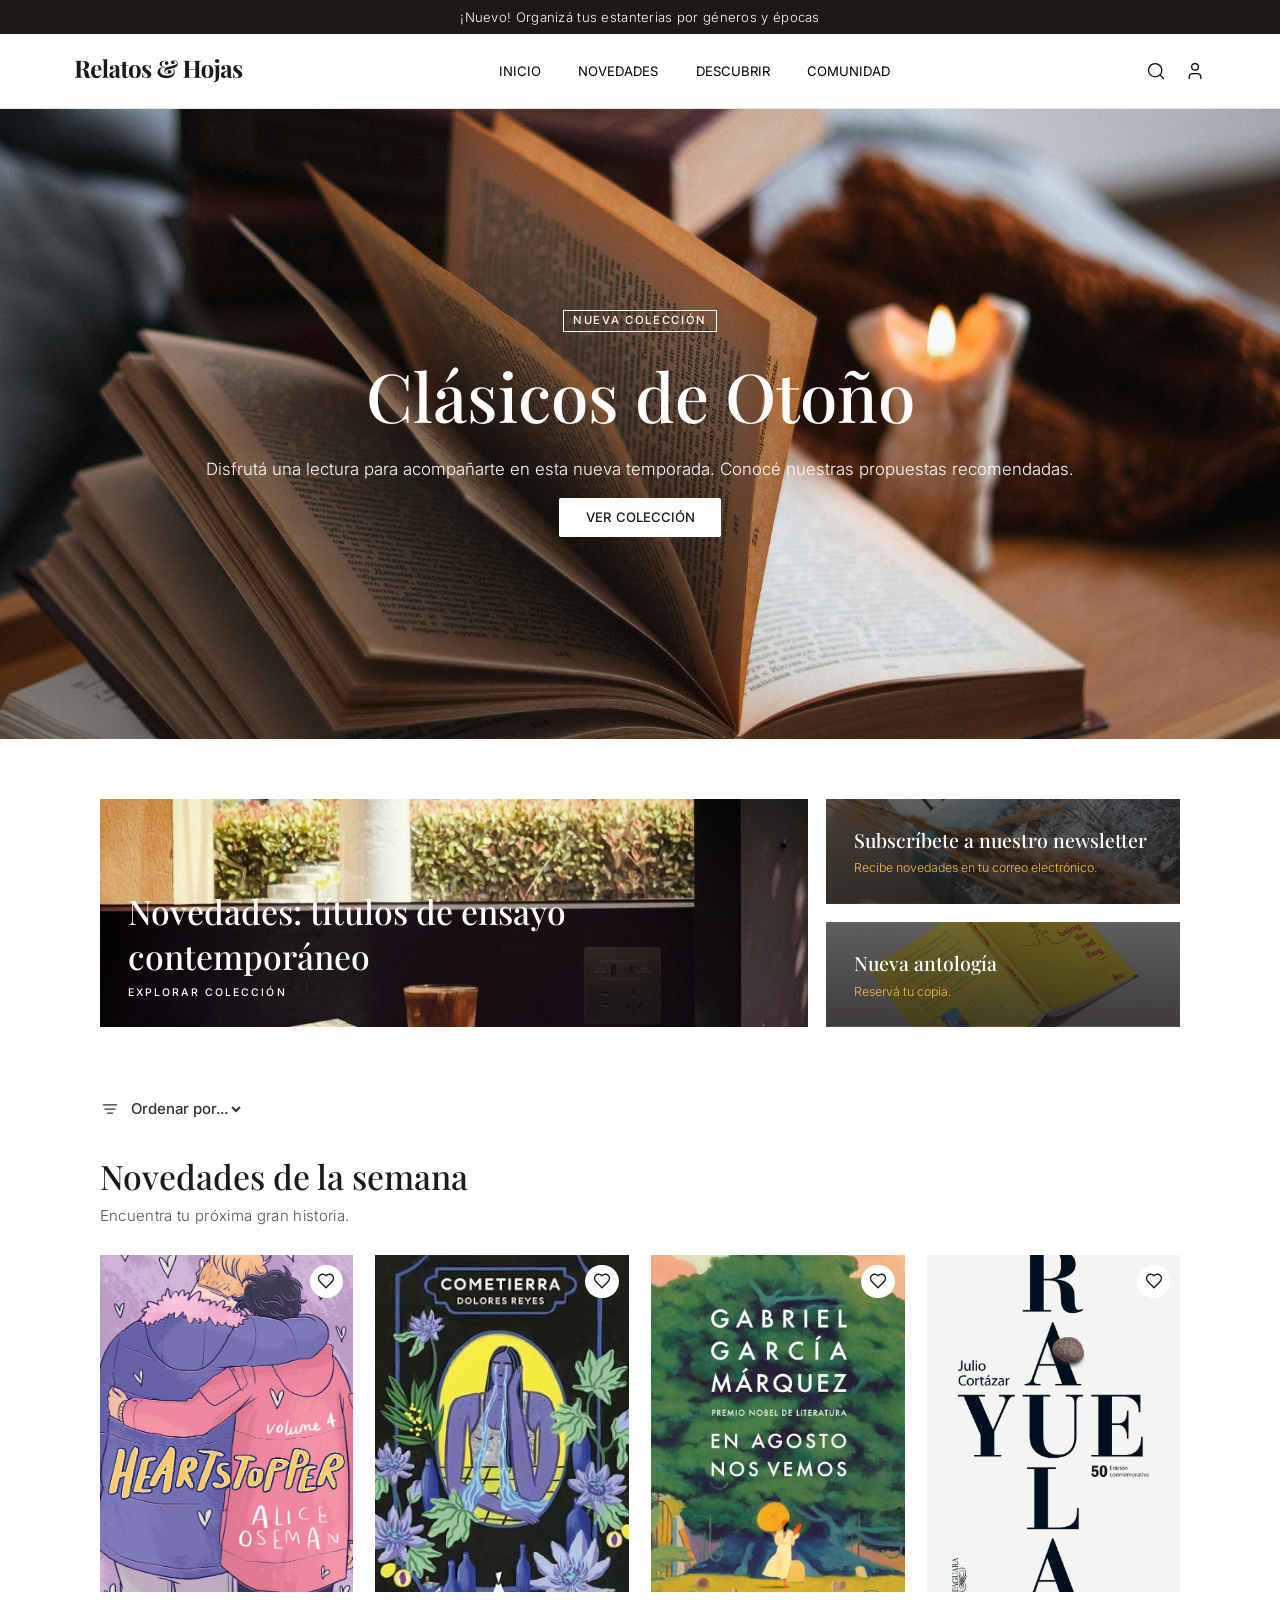
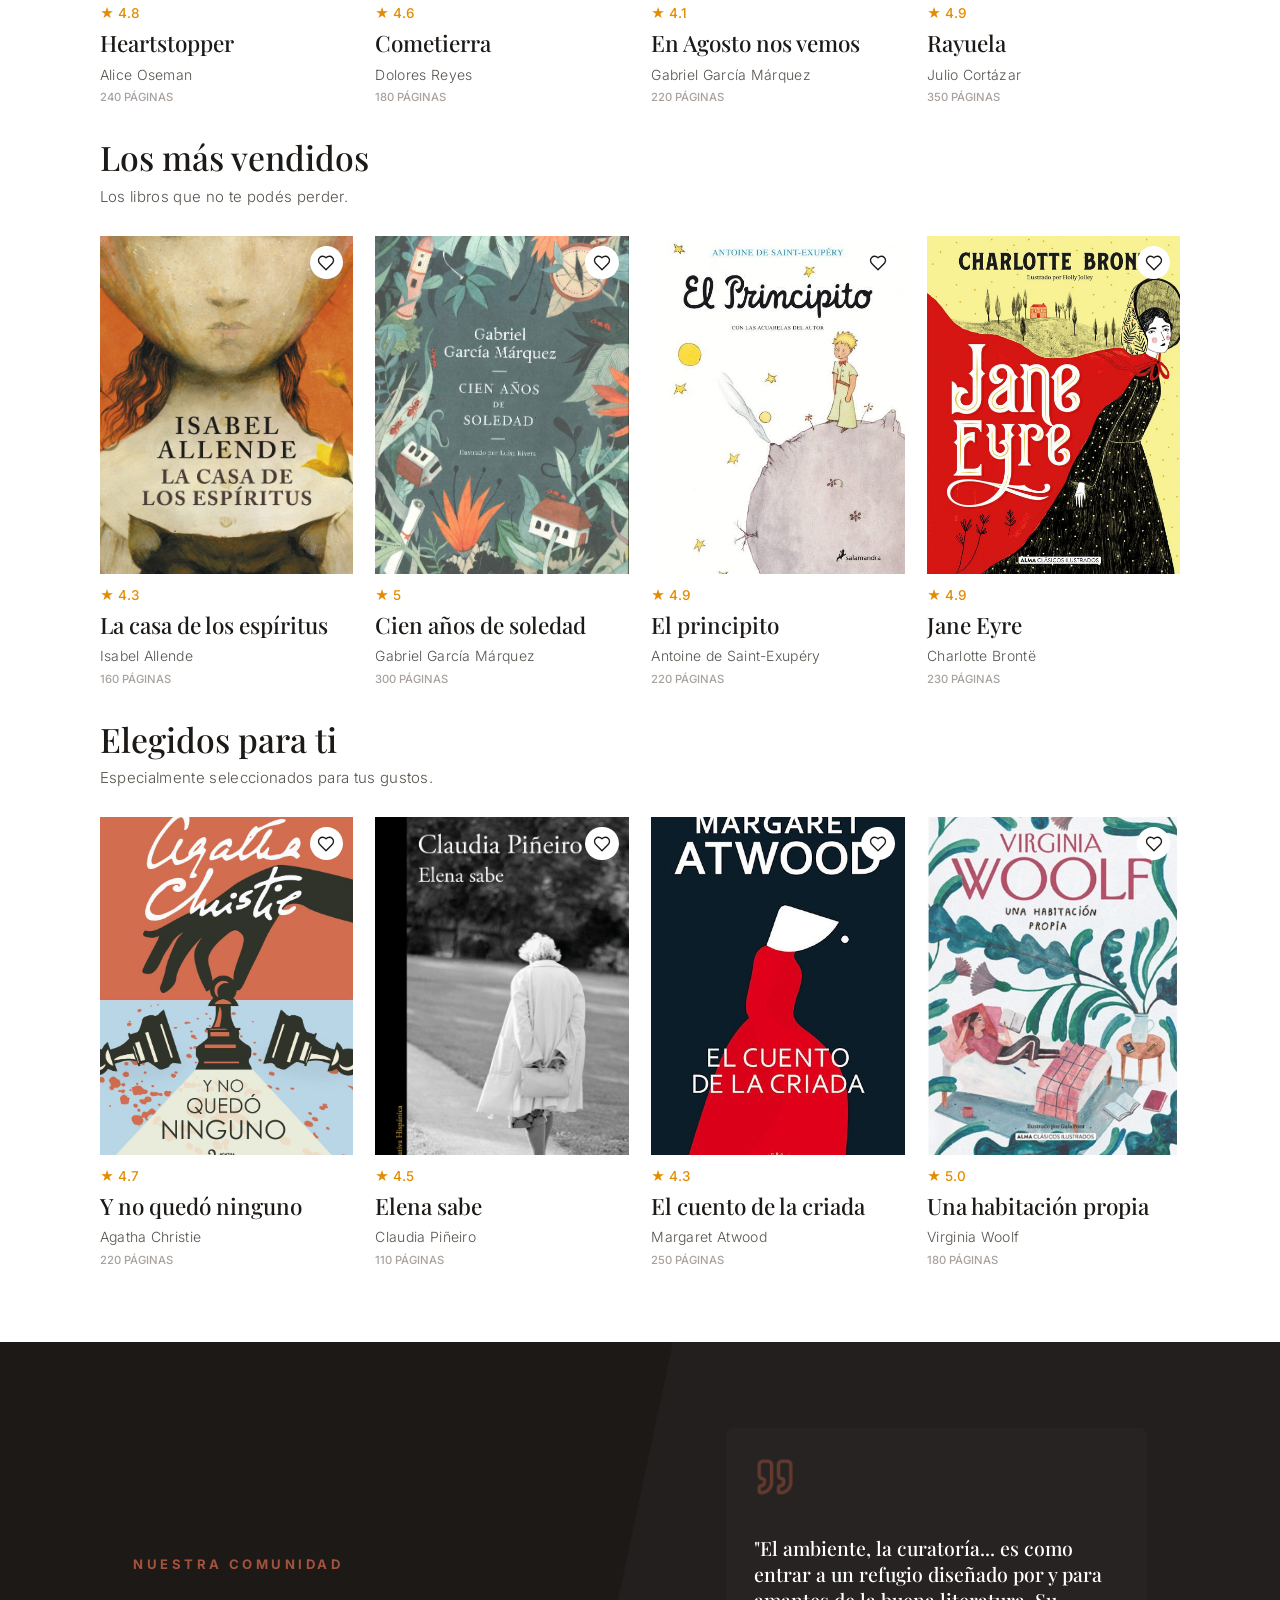
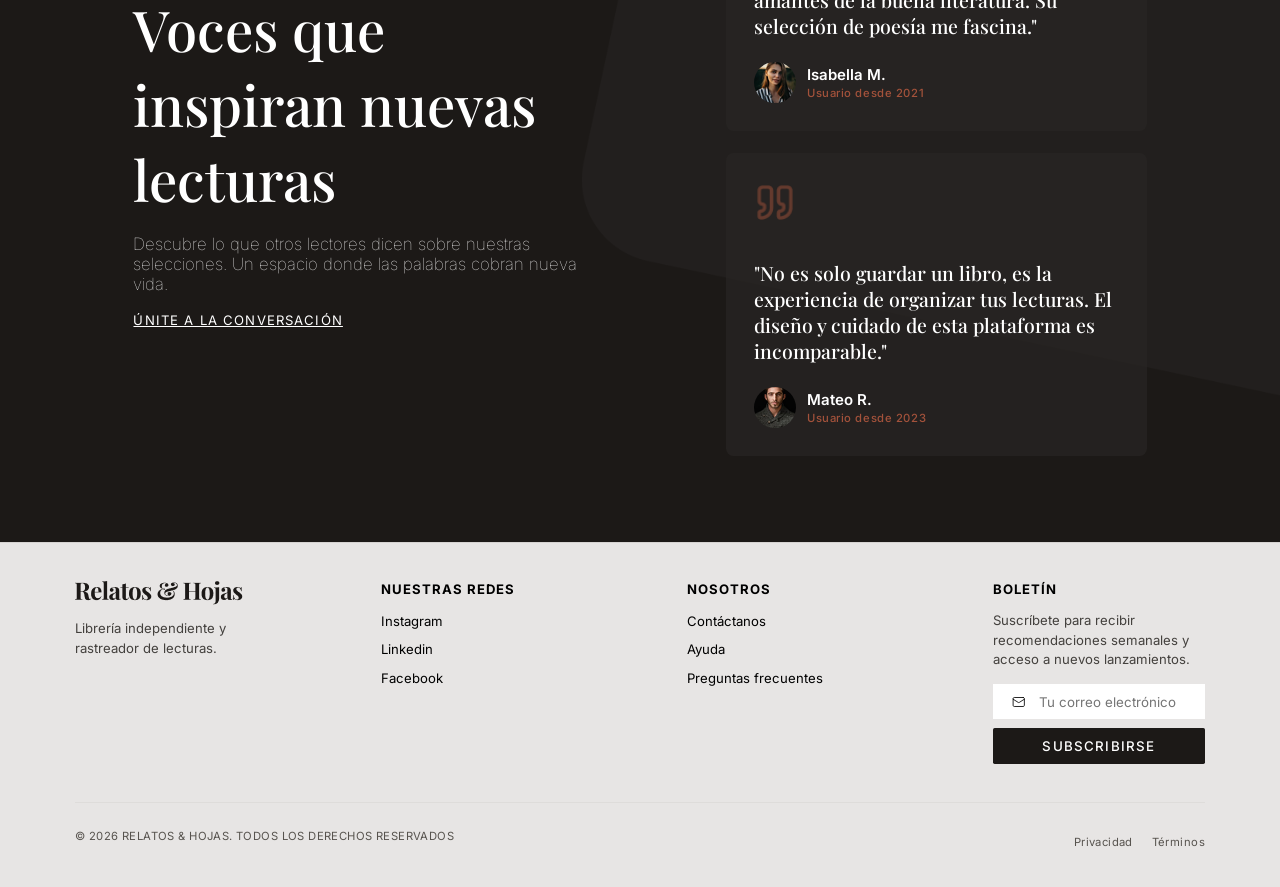
<file: index.html>
<!DOCTYPE html>
<html lang="en">
<head>
    <meta charset="UTF-8">
    <meta name="viewport" content="width=device-width, initial-scale=1.0">
    <link rel="stylesheet" href="css/inicio.css">
    <link rel="stylesheet" href="css/header-footer.css">
    <link rel="preconnect" href="https://fonts.gstatic.com" crossorigin>
    <link href="https://fonts.googleapis.com/css2?family=Inter:wght@300;400;700&family=Playfair+Display:wght@400;500;700&display=swap" rel="stylesheet">
    <title>Inicio - Relatos & Hojas</title>
</head>
<body>

    <!--header-->
    <header id="main-header" class="header-wrapper"></header>

    <!--main-->
    <main class="content">

        <section class="hero-section">
            <div class="hero-content">
                <span class="hero-tag">Nueva colección</span>
                <h1>Clásicos de Otoño</h1>
                <p>Disfrutá una lectura para acompañarte en esta nueva temporada. Conocé nuestras propuestas recomendadas.</p>
                <a href="#" class="btn-hero">Ver colección</a>
            </div>
        </section>

        <section class="promo-section">
            <div class="promo-container">

                <article class="promo-card card-large">
                    <div class="card-content">
                        <h2>Novedades: títulos de ensayo contemporáneo</h2>
                        <a href="#" class="card-link">Explorar colección</a>
                    </div>
                </article>

                <article class="promo-card card-small">
                    <div class="card-content">
                        <h3>Subscríbete a nuestro newsletter</h3>
                        <p>Recibe novedades en tu correo electrónico.</p>
                    </div>
                </article>

                <article class="promo-card card-small card-two">
                    <div class="card-content">
                        <h3>Nueva antología</h3>
                        <p>Reservá tu copia.</p>
                    </div>
                </article>

            </div>
        </section>

        <div class="filtro-container">
            <svg xmlns="http://www.w3.org/2000/svg" width="20" height="20" viewBox="0 0 20 20" fill="none" role="img" aria-labelledby="title-sort">
                <title id="title-sort">Ordenar</title>
                <path d="M3.33333 5.83333H16.6667" stroke="currentColor" stroke-width="1.25" stroke-linecap="round" stroke-linejoin="round"/>
                <path d="M5 10H15" stroke="currentColor" stroke-width="1.25" stroke-linecap="round" stroke-linejoin="round"/>
                <path d="M7.5 14.1667H12.5" stroke="currentColor" stroke-width="1.25" stroke-linecap="round" stroke-linejoin="round"/>
            </svg>
            
            <select id="orden-libros" class="select-filtro">
                <option value="inicio">Ordenar por...</option>
                <option value="titulo-az">Título: A - Z</option>
                <option value="titulo-za">Título: Z - A</option>
                <option value="autor-az">Autor: A - Z</option>
                <option value="autor-za">Autor: Z - A</option>
            </select>
        </div>


        <section class="catalog-section">
            <div class="section-header">
                <h2 class="titulo-section">Novedades de la semana</h2>
                <p>Encuentra tu próxima gran historia.</p>
            </div>

    <!--cards contenido-->
            <div class="products-grid"></div>
        </section>

        <section class="catalog-section">
            <div class="section-header">
                <h2 class="titulo-section">Los más vendidos</h2>
                <p>Los libros que no te podés perder.</p>
            </div>

            <div class="products-grid"></div>
        </section>

        <section class="catalog-section">
            <div class="section-header">
                <h2 class="titulo-section">Elegidos para ti</h2>
                <p>Especialmente seleccionados para tus gustos.</p>
            </div>

            <div class="products-grid"></div>
        </section>


    <!--reviews-->
    
        <section class="community-section">
            <div class="community-wrapper">

                <div class="community-info">
                    <span class="community-tag">Nuestra comunidad</span>
                    <h2>Voces que inspiran nuevas lecturas</h2>
                    <p>Descubre lo que otros lectores dicen sobre nuestras selecciones. Un espacio donde las palabras cobran nueva vida.</p>
                    <a href="#" class="community-link">Únite a la conversación</a>
                </div>

                <div class="testimonials-container">

                    <blockquote class="testimonial-card">
                        <img src="img/quote.png" alt="comillas" class="quote-icon">
                        <p class="testimonial-text">"El ambiente, la curatoría... es como entrar a un refugio diseñado por y para amantes de la buena literatura. Su selección de poesía me fascina."</p>

                        <footer class="testimonial-author">
                            <img src="img/isabella.png" alt="Foto de Isabella" class="author-img">
                            <div class="author-meta">
                                <cite class="author-name">Isabella M.</cite>
                                <span class="author-tag">Usuario desde 2021</span>
                            </div>
                        </footer>
                    </blockquote>

                    <blockquote class="testimonial-card">
                        <img src="img/quote.png" alt="comillas" class="quote-icon">
                        <p class="testimonial-text">"No es solo guardar un libro, es la experiencia de organizar tus lecturas. El diseño y cuidado de esta plataforma es incomparable."</p>

                        <footer class="testimonial-author">
                            <img src="img/mateo.png" alt="Foto de Mateo" class="author-img">
                            <div class="author-meta">
                                <cite class="author-name">Mateo R.</cite>
                                <span class="author-tag">Usuario desde 2023</span>
                            </div>
                        </footer>
                    </blockquote>
                </div>
            </div>
        </section>

    </main>

    <!-- Footer -->
    <footer id= "main-footer" class="footer-wrapper"></footer>
    <script type="module" src="js/header-footer.js"></script>
    <script type="module" src="js/inicio.js"></script>
    <script type="module" src="js/globalsession.js"></script>
</body>
</html>
</file>
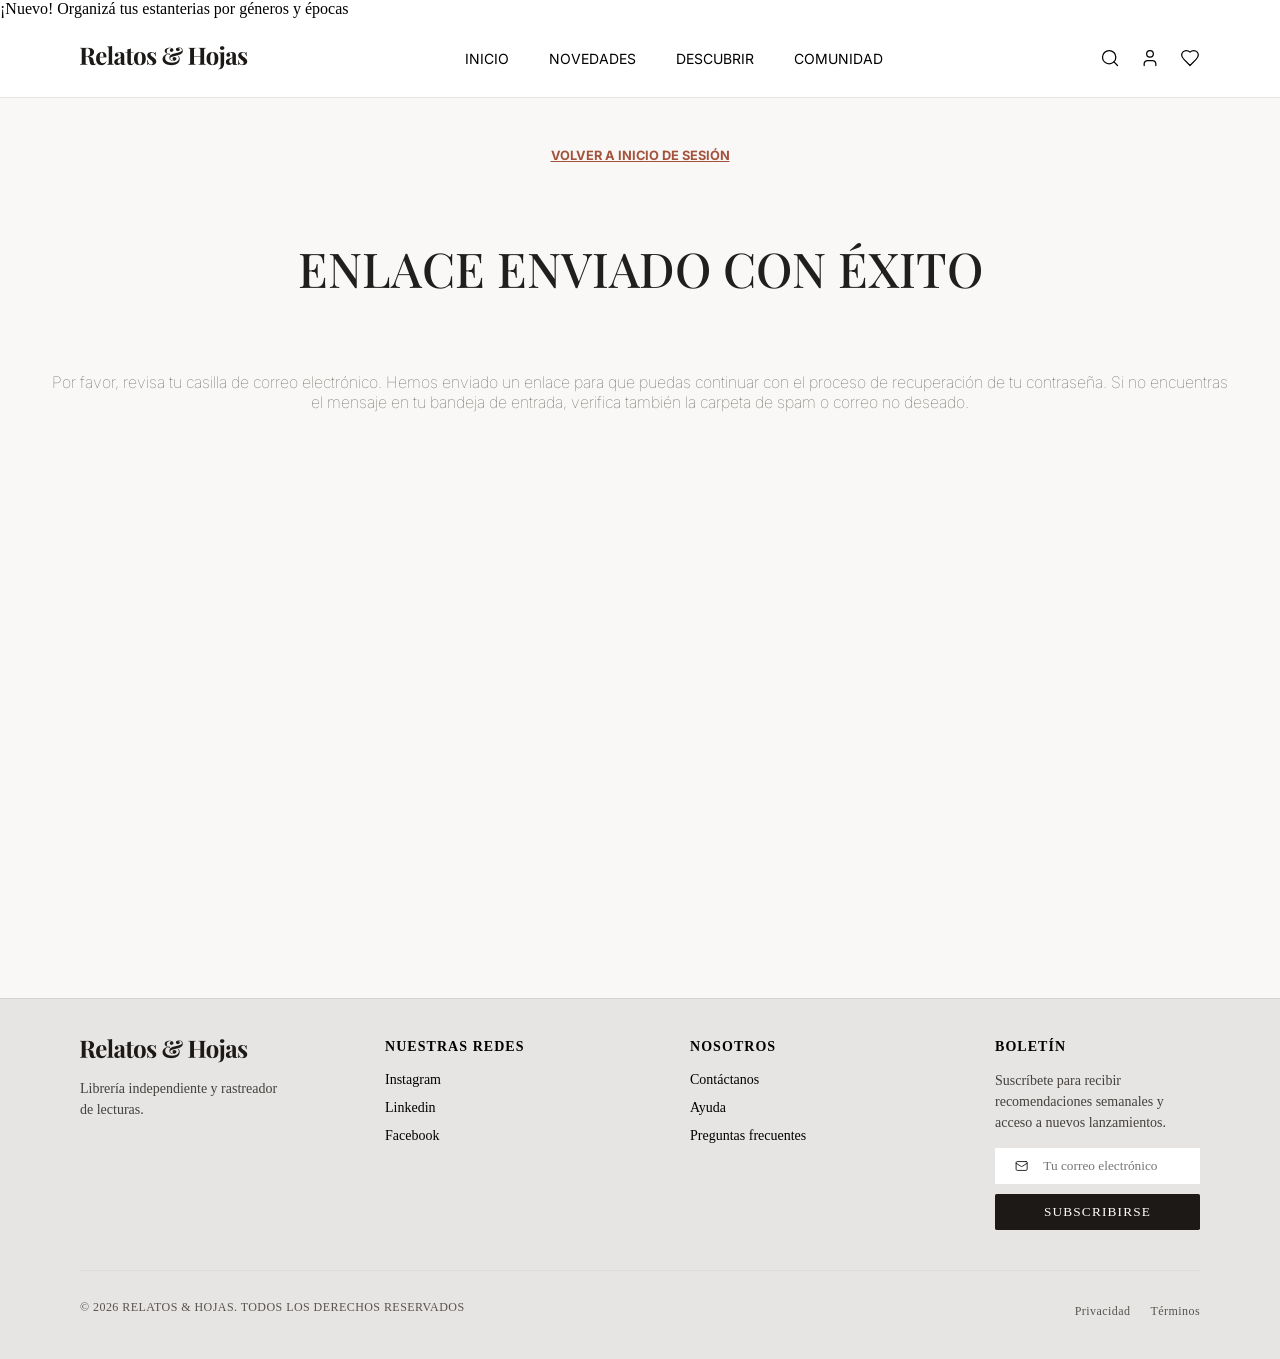
<file: confirmacion.html>
<!DOCTYPE html>
<html lang="en">
<head>
    <meta charset="UTF-8">
    <meta name="viewport" content="width=device-width, initial-scale=1.0">
    <link rel="stylesheet" href="confirmacion.css">
    <link rel="stylesheet" href="header-footer.css">
    <link rel="preconnect" href="https://fonts.googleapis.com">
<link rel="preconnect" href="https://fonts.gstatic.com" crossorigin>

<link href="https://fonts.googleapis.com/css2?family=Inter:wght@300;400;700&family=Playfair+Display:wght@400;500;700&display=swap" rel="stylesheet">
    <title>Recuperar contraseña - Relatos & Hojas</title>
</head>
<body>

    <!--header y navbar-->
    <header class="header-wrapper">

        <div class="banner-promo">
            <p class="banner">¡Nuevo! Organizá tus estanterias por géneros y épocas</p>
        </div>

        <div class="header-main">
            <div class="header-left">
                <a href="index.html" class="logo-link">
                    <img src="img/Relatos & Hojas logo.png" alt="Logo de Relatos  & Hojas" class="logo-img">
                </a>
            </div>

            <nav class="header-nav">
            <ul class="menu">
                <li><a href="index.html">Inicio</a></li>
                <li><a href="#">Novedades</a></li>
                <li><a href="#">Descubrir</a></li>
                <li><a href="#">Comunidad</a></li>
            </ul>
            </nav>

            <div class="header-icons">
                <form class="search-form" action="resultados.html" method="GET">
                <input type="search" id="buscador" name="q" class="search-input" placeholder="Buscar..." required aria-label="Buscar">

                <label for="buscador" class="icon-btn search-btn" aria-label="Abrir buscador">
                    <svg xmlns="http://www.w3.org/2000/svg" width="20" height="20" viewBox="0 0 20 20" fill="none" role="img" aria-labelledby="title-search">
                        <title id="title-search">Buscar</title>
                        <path d="M9.16667 15.8333C12.8486 15.8333 15.8333 12.8486 15.8333 9.16667C15.8333 5.48477 12.8486 2.5 9.16667 2.5C5.48477 2.5 2.5 5.48477 2.5 9.16667C2.5 12.8486 5.48477 15.8333 9.16667 15.8333Z" stroke="currentColor" stroke-width="1.25" stroke-linecap="round" stroke-linejoin="round"/>
                        <path d="M17.5 17.5L13.9167 13.9167" stroke="currentColor" stroke-width="1.25" stroke-linecap="round" stroke-linejoin="round"/>
                    </svg>
                </label>
                </form>

                <button class="icon-btn user-btn" aria-label="Mi cuenta">
                <svg xmlns="http://www.w3.org/2000/svg" width="20" height="20" viewBox="0 0 20 20" fill="none" role="img" aria-labelledby="title-login">
                    <title id="title-login">Iniciar sesión</title>
                    <path d="M15.8334 17.5V15.8333C15.8334 14.9493 15.4822 14.1014 14.857 13.4763C14.2319 12.8512 13.3841 12.5 12.5 12.5H7.50002C6.61597 12.5 5.76812 12.8512 5.143 13.4763C4.51788 14.1014 4.16669 14.9493 4.16669 15.8333V17.5" stroke="currentColor" stroke-width="1.25" stroke-linecap="round" stroke-linejoin="round"/>
                    <path d="M10 9.16667C11.841 9.16667 13.3334 7.67428 13.3334 5.83333C13.3334 3.99238 11.841 2.5 10 2.5C8.15907 2.5 6.66669 3.99238 6.66669 5.83333C6.66669 7.67428 8.15907 9.16667 10 9.16667Z" stroke="currentColor" stroke-width="1.25" stroke-linecap="round" stroke-linejoin="round"/>
                </svg>
                </button>

                <button class="icon-btn favorite-btn" aria-label="Favoritos">
                    <svg xmlns="http://www.w3.org/2000/svg" width="20" height="20" viewBox="0 0 20 20" fill="none" role="img" aria-labelledby="title-favorite">
                    <title id="title-favorite">Favoritos</title>
                    <path d="M15.8333 11.6667C17.075 10.45 18.3333 8.99167 18.3333 7.08333C18.3333 5.86776 17.8504 4.70197 16.9909 3.84243C16.1313 2.98289 14.9655 2.5 13.75 2.5C12.2833 2.5 11.25 2.91667 9.99996 4.16667C8.74996 2.91667 7.71663 2.5 6.24996 2.5C5.03438 2.5 3.86859 2.98289 3.00905 3.84243C2.14951 4.70197 1.66663 5.86776 1.66663 7.08333C1.66663 9 2.91663 10.4583 4.16663 11.6667L9.99996 17.5L15.8333 11.6667Z" stroke="currentColor" stroke-width="1.25" stroke-linecap="round" stroke-linejoin="round"/>
                    </svg>
                </button>
            </div>
    </div>
    </header>

<!--termina header y navbar-->
    <main class="container">
        <p class="in_sesion"><a href="login.html">VOLVER A INICIO DE SESIÓN</a></p>

        <h1 class="textop1">ENLACE ENVIADO CON ÉXITO</h1>
        <p class="textop2">Por favor, revisa tu casilla de correo electrónico. Hemos enviado un enlace para que puedas continuar con el proceso de recuperación de tu contraseña. Si no encuentras el mensaje en tu bandeja de entrada, verifica también la carpeta de spam o correo no deseado.
        </p>






    </main>




    <!-- Footer -->
    <footer class="footer-wrapper">
        <div class="footer-main">

            <div class="footer-col brand-col">
                <a href="index.html" class="logo-link">
                    <img src="img/Relatos & Hojas logo.png" alt="Logo de Relatos  & Hojas" class="logo-img">
                </a>
                <p class="footer-desc">Librería independiente y rastreador de lecturas.</p>
            </div>

        <div class="footer-col links-col">
            <h3 class="footer-heading">NUESTRAS REDES</h3>
            <ul class="footer-menu">
                <li><a href="#">Instagram</a></li>
                <li><a href="#">Linkedin</a></li>
                <li><a href="#">Facebook</a></li>
            </ul>
        </div>

        <div class="footer-col links-col">
            <h3 class="footer-heading">NOSOTROS</h3>
            <ul class="footer-menu">
                <li><a href="#">Contáctanos</a></li>
                <li><a href="#">Ayuda</a></li>
                <li><a href="#">Preguntas frecuentes</a></li>
            </ul>
        </div>

        <div class="footer-col newsletter-col">
            <h3 class="footer-heading">BOLETÍN</h3>
            <p class="footer-desc">Suscríbete para recibir recomendaciones semanales y acceso a nuevos lanzamientos.</p>
            <form class="newsletter-form">
                <div class="input-group">
                    <svg xmlns="http://www.w3.org/2000/svg" width="16" height="16" viewBox="0 0 16 16" fill="none">
                    <path d="M13.3333 2.6665H2.66665C1.93027 2.6665 1.33331 3.26346 1.33331 3.99984V11.9998C1.33331 12.7362 1.93027 13.3332 2.66665 13.3332H13.3333C14.0697 13.3332 14.6666 12.7362 14.6666 11.9998V3.99984C14.6666 3.26346 14.0697 2.6665 13.3333 2.6665Z" stroke="currentColor" stroke-linecap="round" stroke-linejoin="round"/>
                    <path d="M14.6666 4.6665L8.68665 8.4665C8.48083 8.59545 8.24286 8.66384 7.99998 8.66384C7.7571 8.66384 7.51913 8.59545 7.31331 8.4665L1.33331 4.6665" stroke="currentColor" stroke-linecap="round" stroke-linejoin="round"/>
                    </svg>
                    <input type="email" class="newsletter-email" placeholder="Tu correo electrónico" required aria-labelledby="Tu correo electrónico">
                </div>
                <button type="submit" class="btn-submit">SUBSCRIBIRSE</button>
            </form>
        </div>

    </div>

        <div class="footer-bottom">
            <p class="copyright">&copy; 2026 RELATOS & HOJAS. TODOS LOS DERECHOS RESERVADOS</p>
            <ul class="legal-menu">
                <li><a href="#">Privacidad</a></li>
                <li><a href="#">Términos</a></li>
            </ul>
        </div>
    </footer>
</body>

</html>
</file>
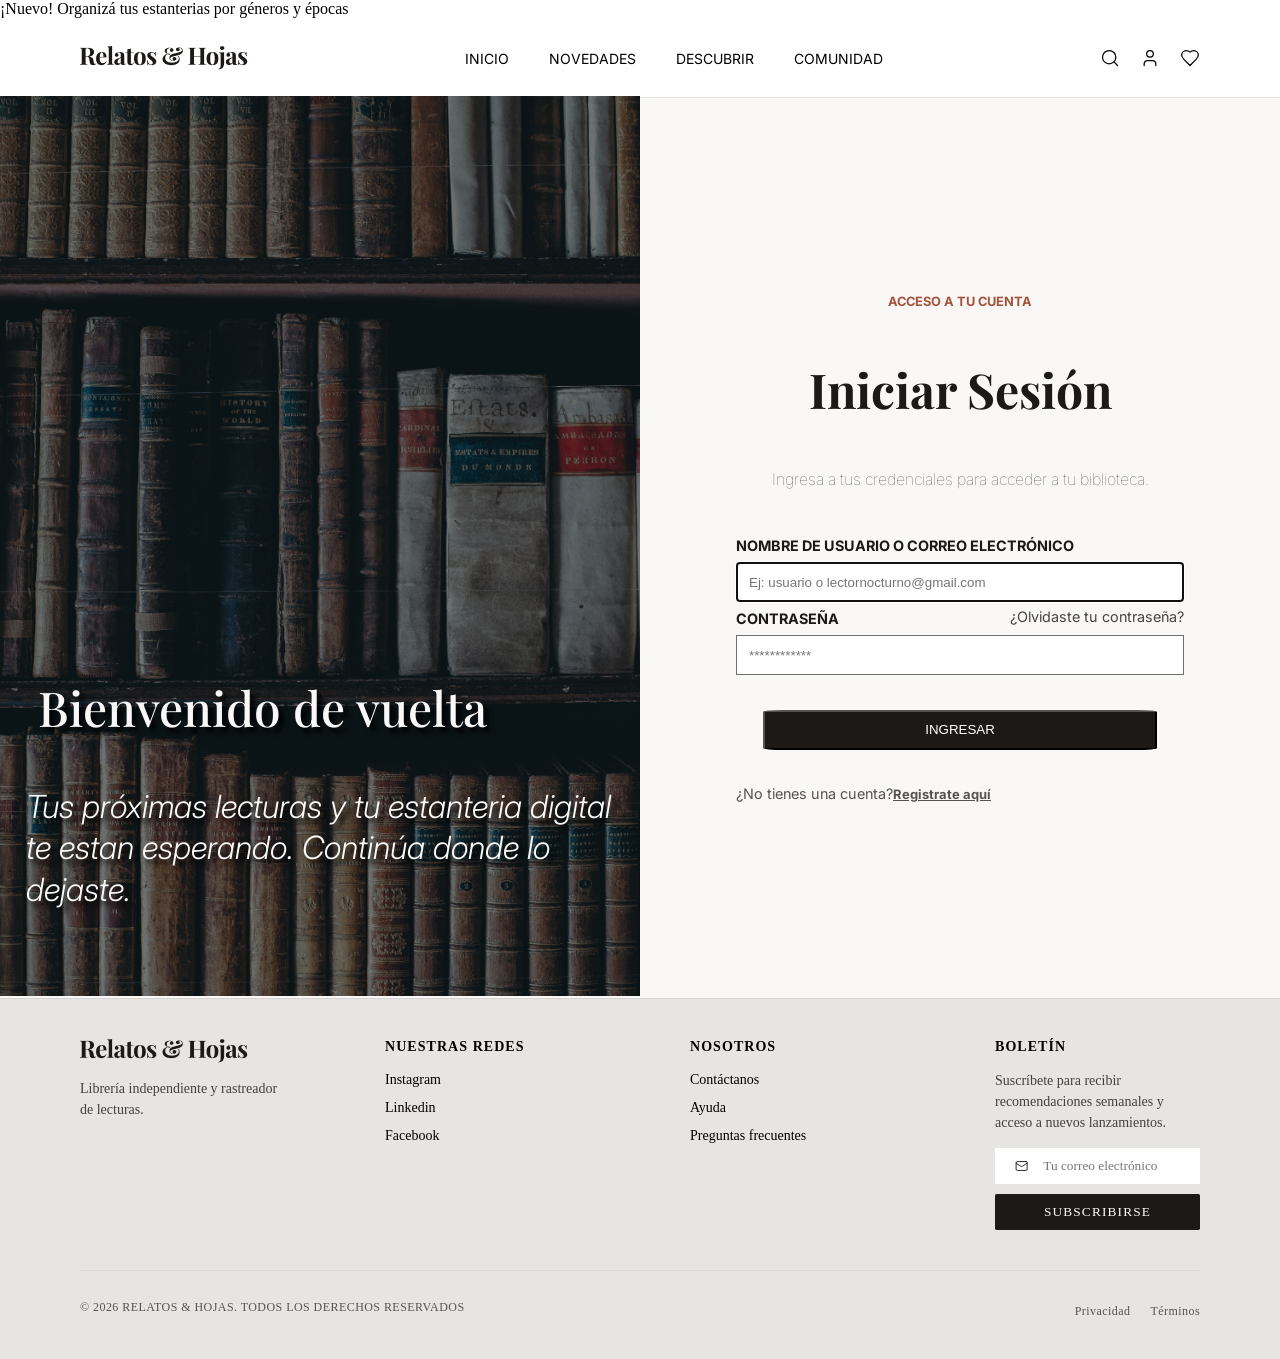
<file: login.html>
<!DOCTYPE html>
<html lang="en">
<head>
    <meta charset="UTF-8">
    <meta name="viewport" content="width=device-width, initial-scale=1.0">
    <link rel="stylesheet" href="login.css">
    <link rel="stylesheet" href="header-footer.css">
    <link rel="preconnect" href="https://fonts.googleapis.com">
<link rel="preconnect" href="https://fonts.gstatic.com" crossorigin>

<link href="https://fonts.googleapis.com/css2?family=Inter:wght@300;400;700&family=Playfair+Display:wght@400;500;700&display=swap" rel="stylesheet">
    <title>Inicio sesión- Relatos & Hojas</title>
</head>
<body>

    <!--header y navbar-->
    <header class="header-wrapper">

        <div class="banner-promo">
            <p class="banner">¡Nuevo! Organizá tus estanterias por géneros y épocas</p>
        </div>

        <div class="header-main">
            <div class="header-left">
                <a href="index.html" class="logo-link">
                    <img src="img/Relatos & Hojas logo.png" alt="Logo de Relatos  & Hojas" class="logo-img">
                </a>
            </div>

            <nav class="header-nav">
            <ul class="menu">
                <li><a href="index.html">Inicio</a></li>
                <li><a href="#">Novedades</a></li>
                <li><a href="#">Descubrir</a></li>
                <li><a href="#">Comunidad</a></li>
            </ul>
            </nav>

            <div class="header-icons">
                <form class="search-form" action="resultados.html" method="GET">
                <input type="search" id="buscador" name="q" class="search-input" placeholder="Buscar..." required aria-label="Buscar">

                <label for="buscador" class="icon-btn search-btn" aria-label="Abrir buscador">
                    <svg xmlns="http://www.w3.org/2000/svg" width="20" height="20" viewBox="0 0 20 20" fill="none" role="img" aria-labelledby="title-search">
                        <title id="title-search">Buscar</title>
                        <path d="M9.16667 15.8333C12.8486 15.8333 15.8333 12.8486 15.8333 9.16667C15.8333 5.48477 12.8486 2.5 9.16667 2.5C5.48477 2.5 2.5 5.48477 2.5 9.16667C2.5 12.8486 5.48477 15.8333 9.16667 15.8333Z" stroke="currentColor" stroke-width="1.25" stroke-linecap="round" stroke-linejoin="round"/>
                        <path d="M17.5 17.5L13.9167 13.9167" stroke="currentColor" stroke-width="1.25" stroke-linecap="round" stroke-linejoin="round"/>
                    </svg>
                </label>
                </form>

                <button class="icon-btn user-btn" aria-label="Mi cuenta">
                <svg xmlns="http://www.w3.org/2000/svg" width="20" height="20" viewBox="0 0 20 20" fill="none" role="img" aria-labelledby="title-login">
                    <title id="title-login">Iniciar sesión</title>
                    <path d="M15.8334 17.5V15.8333C15.8334 14.9493 15.4822 14.1014 14.857 13.4763C14.2319 12.8512 13.3841 12.5 12.5 12.5H7.50002C6.61597 12.5 5.76812 12.8512 5.143 13.4763C4.51788 14.1014 4.16669 14.9493 4.16669 15.8333V17.5" stroke="currentColor" stroke-width="1.25" stroke-linecap="round" stroke-linejoin="round"/>
                    <path d="M10 9.16667C11.841 9.16667 13.3334 7.67428 13.3334 5.83333C13.3334 3.99238 11.841 2.5 10 2.5C8.15907 2.5 6.66669 3.99238 6.66669 5.83333C6.66669 7.67428 8.15907 9.16667 10 9.16667Z" stroke="currentColor" stroke-width="1.25" stroke-linecap="round" stroke-linejoin="round"/>
                </svg>
                </button>

                <button class="icon-btn favorite-btn" aria-label="Favoritos">
                    <svg xmlns="http://www.w3.org/2000/svg" width="20" height="20" viewBox="0 0 20 20" fill="none" role="img" aria-labelledby="title-favorite">
                    <title id="title-favorite">Favoritos</title>
                    <path d="M15.8333 11.6667C17.075 10.45 18.3333 8.99167 18.3333 7.08333C18.3333 5.86776 17.8504 4.70197 16.9909 3.84243C16.1313 2.98289 14.9655 2.5 13.75 2.5C12.2833 2.5 11.25 2.91667 9.99996 4.16667C8.74996 2.91667 7.71663 2.5 6.24996 2.5C5.03438 2.5 3.86859 2.98289 3.00905 3.84243C2.14951 4.70197 1.66663 5.86776 1.66663 7.08333C1.66663 9 2.91663 10.4583 4.16663 11.6667L9.99996 17.5L15.8333 11.6667Z" stroke="currentColor" stroke-width="1.25" stroke-linecap="round" stroke-linejoin="round"/>
                    </svg>
                </button>
            </div>
    </div>
    </header>

<!--termina header y navbar-->

    <main class="container">
        <section class="seccion1">
            <img src="img/7bd3ae901c1deefa316911ed73348cc90d22090b.jpg" alt="imagen_login">
            <p class="textop1">Bienvenido de vuelta</p>
            <p class="textop2">Tus próximas lecturas y tu estanteria digital te estan esperando.
                Continúa donde lo dejaste.
            </p>


        </section>
        <section class="seccion2">
            <p class="bienvenido">acceso a tu cuenta</p>
            <h2 class="seccion2_titulo"> Iniciar Sesión </h2>
            <p class="subtitulo"> Ingresa a tus credenciales para acceder a tu biblioteca.</p>


            <form class="form_login" action="#" method="GET">

                <label for="nombre"> NOMBRE DE USUARIO O CORREO ELECTRÓNICO</label>
                <input type="text" name="nombre" id="nombre" placeholder="Ej: usuario o lectornocturno@gmail.com " required autofocus>


                <div class="container_contrasena">
                    <label for="contrasena"> CONTRASEÑA </label> <a href="recuperar.html">¿Olvidaste tu contraseña?</a>

                </div>

                <input type="password" name="contrasena" id="contrasena" placeholder="************" required>


                <button type="submit"> INGRESAR  </button>
                <p class="in_sesion">¿No tienes una cuenta?<a href="registro.html">Registrate aquí</a></p>




            </form>



        </section>




    </main>





    <!-- Footer -->
    <footer class="footer-wrapper">
        <div class="footer-main">

            <div class="footer-col brand-col">
                <a href="index.html" class="logo-link">
                    <img src="img/Relatos & Hojas logo.png" alt="Logo de Relatos  & Hojas" class="logo-img">
                </a>
                <p class="footer-desc">Librería independiente y rastreador de lecturas.</p>
            </div>

        <div class="footer-col links-col">
            <h3 class="footer-heading">NUESTRAS REDES</h3>
            <ul class="footer-menu">
                <li><a href="#">Instagram</a></li>
                <li><a href="#">Linkedin</a></li>
                <li><a href="#">Facebook</a></li>
            </ul>
        </div>

        <div class="footer-col links-col">
            <h3 class="footer-heading">NOSOTROS</h3>
            <ul class="footer-menu">
                <li><a href="#">Contáctanos</a></li>
                <li><a href="#">Ayuda</a></li>
                <li><a href="#">Preguntas frecuentes</a></li>
            </ul>
        </div>

        <div class="footer-col newsletter-col">
            <h3 class="footer-heading">BOLETÍN</h3>
            <p class="footer-desc">Suscríbete para recibir recomendaciones semanales y acceso a nuevos lanzamientos.</p>
            <form class="newsletter-form">
                <div class="input-group">
                    <svg xmlns="http://www.w3.org/2000/svg" width="16" height="16" viewBox="0 0 16 16" fill="none">
                    <path d="M13.3333 2.6665H2.66665C1.93027 2.6665 1.33331 3.26346 1.33331 3.99984V11.9998C1.33331 12.7362 1.93027 13.3332 2.66665 13.3332H13.3333C14.0697 13.3332 14.6666 12.7362 14.6666 11.9998V3.99984C14.6666 3.26346 14.0697 2.6665 13.3333 2.6665Z" stroke="currentColor" stroke-linecap="round" stroke-linejoin="round"/>
                    <path d="M14.6666 4.6665L8.68665 8.4665C8.48083 8.59545 8.24286 8.66384 7.99998 8.66384C7.7571 8.66384 7.51913 8.59545 7.31331 8.4665L1.33331 4.6665" stroke="currentColor" stroke-linecap="round" stroke-linejoin="round"/>
                    </svg>
                    <input type="email" class="newsletter-email" placeholder="Tu correo electrónico" required aria-labelledby="Tu correo electrónico">
                </div>
                <button type="submit" class="btn-submit">SUBSCRIBIRSE</button>
            </form>
        </div>

    </div>

        <div class="footer-bottom">
            <p class="copyright">&copy; 2026 RELATOS & HOJAS. TODOS LOS DERECHOS RESERVADOS</p>
            <ul class="legal-menu">
                <li><a href="#">Privacidad</a></li>
                <li><a href="#">Términos</a></li>
            </ul>
        </div>
    </footer>
</body>

</html>
</file>
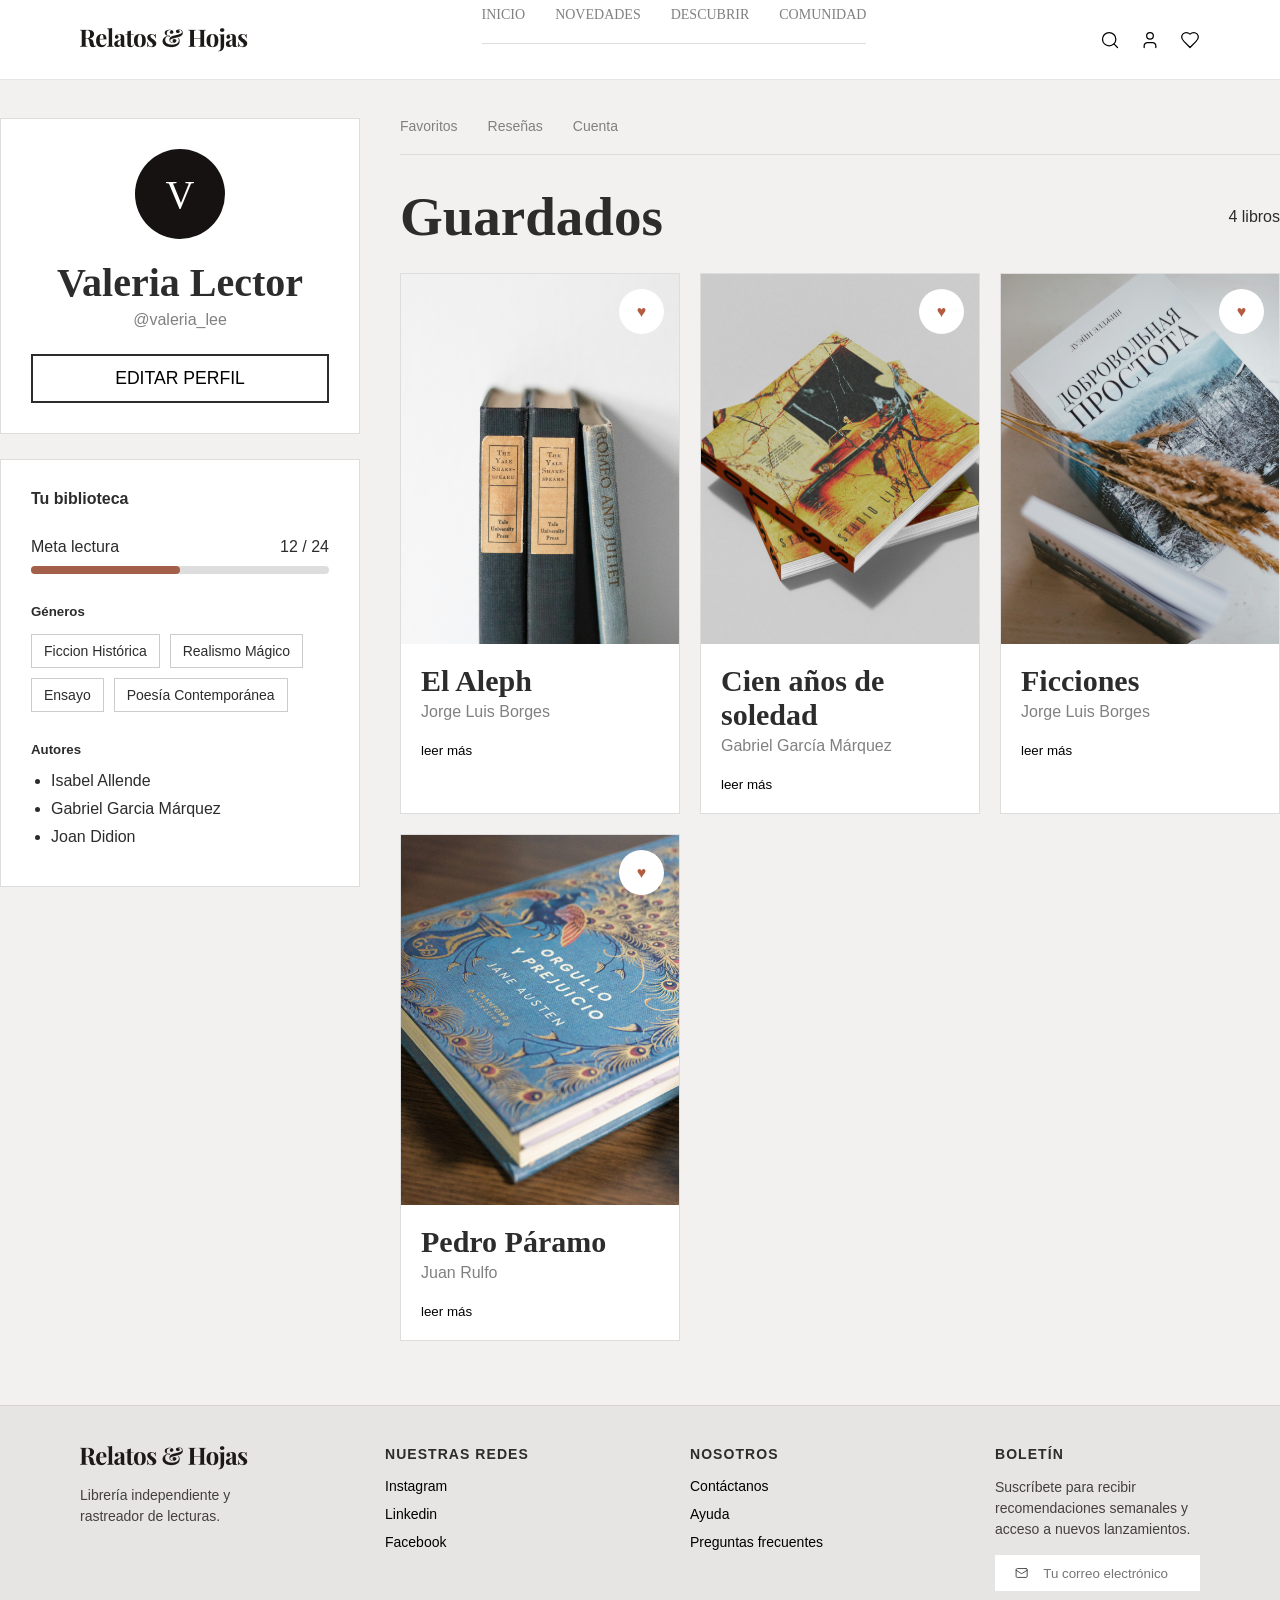
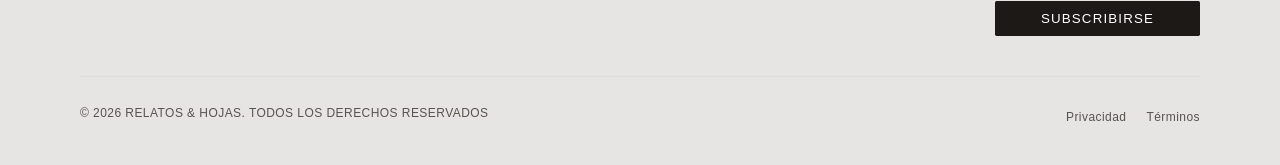
<file: perfil.html>
<!DOCTYPE html>
<html lang="en">
<head>
    <meta charset="UTF-8">
    <meta name="viewport" content="width=device-width, initial-scale=1.0">
    <title>Mi Cuenta</title>
    <link rel="stylesheet" href="header-footer.css">
    <link rel="stylesheet" href="perfil.css">
</head>
<body>
     <header class="header-wrapper">
        <div class="header-main">
            <div class="header-left">
                <a href="index.html" class="logo-link">
                    <img src="img/Relatos & Hojas logo.png" alt="Logo de Relatos  & Hojas" class="logo-img">
                </a>
            </div>

            <nav class="header-nav">
            <ul class="menu">
                <li><a href="index.html">Inicio</a></li>
                <li><a href="#">Novedades</a></li>
                <li><a href="#">Descubrir</a></li>
                <li><a href="#">Comunidad</a></li>
            </ul>
            </nav>

            <div class="header-icons">
                <form class="search-form" action="resultados.html" method="GET">
                <input type="search" id="buscador" name="q" class="search-input" placeholder="Buscar..." required aria-label="Buscar">
                
                <label for="buscador" class="icon-btn search-btn" aria-label="Abrir buscador">
                    <svg xmlns="http://www.w3.org/2000/svg" width="20" height="20" viewBox="0 0 20 20" fill="none" role="img" aria-labelledby="title-search">
                        <title id="title-search">Buscar</title>
                        <path d="M9.16667 15.8333C12.8486 15.8333 15.8333 12.8486 15.8333 9.16667C15.8333 5.48477 12.8486 2.5 9.16667 2.5C5.48477 2.5 2.5 5.48477 2.5 9.16667C2.5 12.8486 5.48477 15.8333 9.16667 15.8333Z" stroke="currentColor" stroke-width="1.25" stroke-linecap="round" stroke-linejoin="round"/>
                        <path d="M17.5 17.5L13.9167 13.9167" stroke="currentColor" stroke-width="1.25" stroke-linecap="round" stroke-linejoin="round"/>
                    </svg>
                </label>
                </form>

                <button class="icon-btn user-btn" aria-label="Mi cuenta">
                <svg xmlns="http://www.w3.org/2000/svg" width="20" height="20" viewBox="0 0 20 20" fill="none" role="img" aria-labelledby="title-login">
                    <title id="title-login">Iniciar sesión</title>
                    <path d="M15.8334 17.5V15.8333C15.8334 14.9493 15.4822 14.1014 14.857 13.4763C14.2319 12.8512 13.3841 12.5 12.5 12.5H7.50002C6.61597 12.5 5.76812 12.8512 5.143 13.4763C4.51788 14.1014 4.16669 14.9493 4.16669 15.8333V17.5" stroke="currentColor" stroke-width="1.25" stroke-linecap="round" stroke-linejoin="round"/>
                    <path d="M10 9.16667C11.841 9.16667 13.3334 7.67428 13.3334 5.83333C13.3334 3.99238 11.841 2.5 10 2.5C8.15907 2.5 6.66669 3.99238 6.66669 5.83333C6.66669 7.67428 8.15907 9.16667 10 9.16667Z" stroke="currentColor" stroke-width="1.25" stroke-linecap="round" stroke-linejoin="round"/>
                </svg>
                </button>

                <button class="icon-btn favorite-btn" aria-label="Favoritos">
                    <svg xmlns="http://www.w3.org/2000/svg" width="20" height="20" viewBox="0 0 20 20" fill="none" role="img" aria-labelledby="title-favorite">
                    <title id="title-favorite">Favoritos</title>
                    <path d="M15.8333 11.6667C17.075 10.45 18.3333 8.99167 18.3333 7.08333C18.3333 5.86776 17.8504 4.70197 16.9909 3.84243C16.1313 2.98289 14.9655 2.5 13.75 2.5C12.2833 2.5 11.25 2.91667 9.99996 4.16667C8.74996 2.91667 7.71663 2.5 6.24996 2.5C5.03438 2.5 3.86859 2.98289 3.00905 3.84243C2.14951 4.70197 1.66663 5.86776 1.66663 7.08333C1.66663 9 2.91663 10.4583 4.16663 11.6667L9.99996 17.5L15.8333 11.6667Z" stroke="currentColor" stroke-width="1.25" stroke-linecap="round" stroke-linejoin="round"/>
                    </svg>
                </button>
            </div>
    </div>
    </header>

  <div class="contenedor">

        <!-- lado izquierdo -->
        <aside class="barra-lateral">

            <div class="tarjeta-perfil">

                <div class="foto-perfil">
                    V
                </div>

                <h2>Valeria Lector</h2>

                <p>@valeria_lee</p>

                <button class="editar-btn">
                    EDITAR PERFIL
                </button>

            </div>


            <div class="tarjeta-biblioteca">

                <h4>Tu biblioteca</h4>

                <div class="meta">

                    <div class="fila-meta">

                        <span>Meta lectura</span>

                        <span>12 / 24</span>

                    </div>

                    <div class="barra">

                        <div class="progreso"></div>

                    </div>

                </div>


                <div class="generos">

                    <h5>Géneros</h5>

                    <div class="etiquetas">

                        <span><a href="#">Ficcion Histórica</a></span>
                        <span><a href="#">Realismo Mágico</a></span>
                        <span><a href="#">Ensayo</a></span>
                        <span><a href="#">Poesía Contemporánea</a></span>

                    </div>

                </div>


                <div class="autores">

                    <h5>Autores</h5>

                    <ul>

                        <li><a href="#">Isabel Allende</a></li>
                        <li><a href="#">Gabriel Garcia Márquez</a></li>
                        <li><a href="#">Joan Didion</a></li>

                    </ul>

                </div>

            </div>

        </aside>


        <main class="contenido">

            <div class="menu">

                <a href="">Favoritos</a>

                <a href="">Reseñas</a>

                <a href="">Cuenta</a>

            </div>


            <div class="titulo">

                <h1>Guardados</h1>

                <span>4 libros</span>

            </div>


            <div class="grilla-libros">


                
                <div class="carta-libro">

                    <div class="imagen-libro">

                        <img src="./img/1.jpg">

                        <div class="favorito">
                            <a href="#">♥</a>
                        </div>

                    </div>


                    <div class="info-libro">

                        <h3>El Aleph</h3>

                        <p>Jorge Luis Borges</p>

                        <button>
                            leer más
                        </button>

                    </div>

                </div>



               
                <div class="carta-libro">

                    <div class="imagen-libro">

                       <img src="./img/2.jpg">

                        <div class="favorito">
                            <a href="#">♥</a>
                        </div>

                    </div>


                    <div class="info-libro">

                        <h3>Cien años de soledad</h3>

                        <p>Gabriel García Márquez</p>

                        <button>
                            leer más
                        </button>

                    </div>

                </div>



                <div class="carta-libro">

                    <div class="imagen-libro">

                        <img src="./img/3.jpg">

                        <div class="favorito">
                            <a href="#">♥</a>
                        </div>

                    </div>


                    <div class="info-libro">

                        <h3>Ficciones</h3>

                        <p>Jorge Luis Borges</p>

                        <button>
                            leer más
                        </button>

                    </div>

                </div>
                <div class="carta-libro">

                    <div class="imagen-libro">

                        <img src="./img/4.jpg">

                        <div class="favorito">
                            <a href="#">♥</a>
                        </div>

                    </div>


                    <div class="info-libro">

                        <h3>Pedro Páramo</h3>

                        <p>Juan Rulfo</p>

                        <button>
                            leer más
                        </button>

                    </div>

                </div>

            </div>

        </main>

    </div>
<footer class="footer-wrapper">
        <div class="footer-main">

            <div class="footer-col brand-col">
                <a href="index.html" class="logo-link">
                    <img src="img/Relatos & Hojas logo.png" alt="Logo de Relatos  & Hojas" class="logo-img">
                </a>
                <p class="footer-desc">Librería independiente y rastreador de lecturas.</p>
            </div>

        <div class="footer-col links-col">
            <h3 class="footer-heading">NUESTRAS REDES</h3>
            <ul class="footer-menu">
                <li><a href="#">Instagram</a></li>
                <li><a href="#">Linkedin</a></li>
                <li><a href="#">Facebook</a></li>
            </ul>
        </div>

        <div class="footer-col links-col">
            <h3 class="footer-heading">NOSOTROS</h3>
            <ul class="footer-menu">
                <li><a href="#">Contáctanos</a></li>
                <li><a href="#">Ayuda</a></li>
                <li><a href="#">Preguntas frecuentes</a></li>
            </ul>
        </div>

        <div class="footer-col newsletter-col">
            <h3 class="footer-heading">BOLETÍN</h3>
            <p class="footer-desc">Suscríbete para recibir recomendaciones semanales y acceso a nuevos lanzamientos.</p>
            <form class="newsletter-form">
                <div class="input-group">
                    <svg xmlns="http://www.w3.org/2000/svg" width="16" height="16" viewBox="0 0 16 16" fill="none">
                    <path d="M13.3333 2.6665H2.66665C1.93027 2.6665 1.33331 3.26346 1.33331 3.99984V11.9998C1.33331 12.7362 1.93027 13.3332 2.66665 13.3332H13.3333C14.0697 13.3332 14.6666 12.7362 14.6666 11.9998V3.99984C14.6666 3.26346 14.0697 2.6665 13.3333 2.6665Z" stroke="currentColor" stroke-linecap="round" stroke-linejoin="round"/>
                    <path d="M14.6666 4.6665L8.68665 8.4665C8.48083 8.59545 8.24286 8.66384 7.99998 8.66384C7.7571 8.66384 7.51913 8.59545 7.31331 8.4665L1.33331 4.6665" stroke="currentColor" stroke-linecap="round" stroke-linejoin="round"/>
                    </svg>
                    <input type="email" class="newsletter-email" placeholder="Tu correo electrónico" required aria-labelledby="Tu correo electrónico">
                </div>
                <button type="submit" class="btn-submit">SUBSCRIBIRSE</button>
            </form>
        </div>

    </div>

        <div class="footer-bottom">
            <p class="copyright">&copy; 2026 RELATOS & HOJAS. TODOS LOS DERECHOS RESERVADOS</p>
            <ul class="legal-menu">
                <li><a href="#">Privacidad</a></li>
                <li><a href="#">Términos</a></li>
            </ul>
        </div>
    </footer>

</body>

</html>
</file>
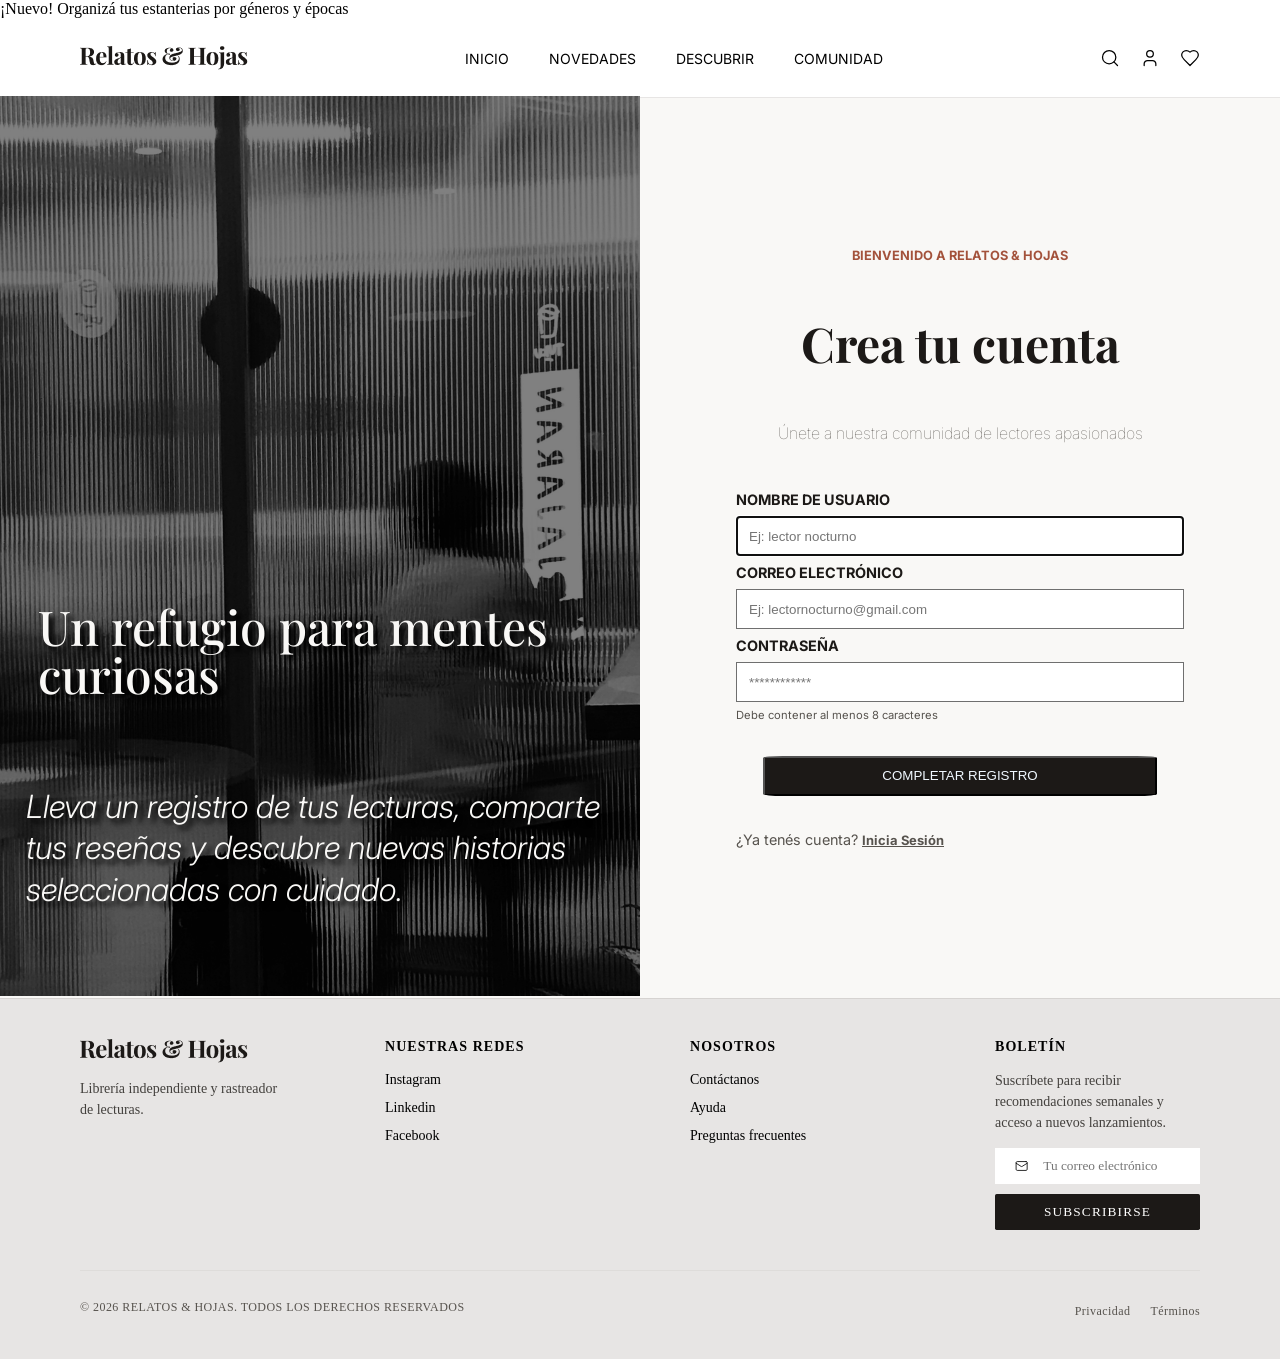
<file: registro.html>
<!DOCTYPE html>
<html lang="en">
<head>
    <meta charset="UTF-8">
    <meta name="viewport" content="width=device-width, initial-scale=1.0">
    <link rel="stylesheet" href="registro.css">
    <link rel="stylesheet" href="header-footer.css">
    <link rel="preconnect" href="https://fonts.googleapis.com">
<link rel="preconnect" href="https://fonts.gstatic.com" crossorigin>

<link href="https://fonts.googleapis.com/css2?family=Inter:wght@300;400;700&family=Playfair+Display:wght@400;500;700&display=swap" rel="stylesheet">
    <title>Registrarse - Relatos & Hojas</title>
</head>
<body>

    <!--header y navbar-->
    <header class="header-wrapper">

        <div class="banner-promo">
            <p class="banner">¡Nuevo! Organizá tus estanterias por géneros y épocas</p>
        </div>

        <div class="header-main">
            <div class="header-left">
                <a href="index.html" class="logo-link">
                    <img src="img/Relatos & Hojas logo.png" alt="Logo de Relatos  & Hojas" class="logo-img">
                </a>
            </div>

            <nav class="header-nav">
            <ul class="menu">
                <li><a href="index.html">Inicio</a></li>
                <li><a href="#">Novedades</a></li>
                <li><a href="#">Descubrir</a></li>
                <li><a href="#">Comunidad</a></li>
            </ul>
            </nav>

            <div class="header-icons">
                <form class="search-form" action="resultados.html" method="GET">
                <input type="search" id="buscador" name="q" class="search-input" placeholder="Buscar..." required aria-label="Buscar">

                <label for="buscador" class="icon-btn search-btn" aria-label="Abrir buscador">
                    <svg xmlns="http://www.w3.org/2000/svg" width="20" height="20" viewBox="0 0 20 20" fill="none" role="img" aria-labelledby="title-search">
                        <title id="title-search">Buscar</title>
                        <path d="M9.16667 15.8333C12.8486 15.8333 15.8333 12.8486 15.8333 9.16667C15.8333 5.48477 12.8486 2.5 9.16667 2.5C5.48477 2.5 2.5 5.48477 2.5 9.16667C2.5 12.8486 5.48477 15.8333 9.16667 15.8333Z" stroke="currentColor" stroke-width="1.25" stroke-linecap="round" stroke-linejoin="round"/>
                        <path d="M17.5 17.5L13.9167 13.9167" stroke="currentColor" stroke-width="1.25" stroke-linecap="round" stroke-linejoin="round"/>
                    </svg>
                </label>
                </form>

                <button class="icon-btn user-btn" aria-label="Mi cuenta">
                <svg xmlns="http://www.w3.org/2000/svg" width="20" height="20" viewBox="0 0 20 20" fill="none" role="img" aria-labelledby="title-login">
                    <title id="title-login">Iniciar sesión</title>
                    <path d="M15.8334 17.5V15.8333C15.8334 14.9493 15.4822 14.1014 14.857 13.4763C14.2319 12.8512 13.3841 12.5 12.5 12.5H7.50002C6.61597 12.5 5.76812 12.8512 5.143 13.4763C4.51788 14.1014 4.16669 14.9493 4.16669 15.8333V17.5" stroke="currentColor" stroke-width="1.25" stroke-linecap="round" stroke-linejoin="round"/>
                    <path d="M10 9.16667C11.841 9.16667 13.3334 7.67428 13.3334 5.83333C13.3334 3.99238 11.841 2.5 10 2.5C8.15907 2.5 6.66669 3.99238 6.66669 5.83333C6.66669 7.67428 8.15907 9.16667 10 9.16667Z" stroke="currentColor" stroke-width="1.25" stroke-linecap="round" stroke-linejoin="round"/>
                </svg>
                </button>

                <button class="icon-btn favorite-btn" aria-label="Favoritos">
                    <svg xmlns="http://www.w3.org/2000/svg" width="20" height="20" viewBox="0 0 20 20" fill="none" role="img" aria-labelledby="title-favorite">
                    <title id="title-favorite">Favoritos</title>
                    <path d="M15.8333 11.6667C17.075 10.45 18.3333 8.99167 18.3333 7.08333C18.3333 5.86776 17.8504 4.70197 16.9909 3.84243C16.1313 2.98289 14.9655 2.5 13.75 2.5C12.2833 2.5 11.25 2.91667 9.99996 4.16667C8.74996 2.91667 7.71663 2.5 6.24996 2.5C5.03438 2.5 3.86859 2.98289 3.00905 3.84243C2.14951 4.70197 1.66663 5.86776 1.66663 7.08333C1.66663 9 2.91663 10.4583 4.16663 11.6667L9.99996 17.5L15.8333 11.6667Z" stroke="currentColor" stroke-width="1.25" stroke-linecap="round" stroke-linejoin="round"/>
                    </svg>
                </button>
            </div>
    </div>
    </header>

<!--termina header y navbar-->

    <main class="container">
        <section class="seccion1">
            <img src="img/1f756cacd75c55ed7c4abd60c31df7e831fd33b5.jpg" alt="imagen_registrarse">
            <p class="textop1">Un refugio para mentes curiosas</p>
            <p class="textop2">Lleva un registro de tus lecturas, comparte tus reseñas y descubre nuevas historias
                seleccionadas con cuidado.</p>


        </section>
        <section class="seccion2">

            <p class="bienvenido">Bienvenido a Relatos & Hojas</p>
            <h2 class="seccion2_titulo"> Crea tu cuenta </h2>
            <p class="subtitulo"> Únete a nuestra comunidad de lectores apasionados</p>


            <form class="form_registro" action="#" method="GET">

                <label for="nombre"> NOMBRE DE USUARIO </label>
                <input type="text" name="nombre" id="nombre" placeholder="Ej: lector nocturno" required autofocus>

                <label for="email"> CORREO ELECTRÓNICO </label>
                <input type="email" name="email" id="email" placeholder="Ej: lectornocturno@gmail.com" required>

                <label for="contrasena"> CONTRASEÑA </label>
                <input type="password" name="contrasena" id="contrasena" placeholder="************" required>
                <p class="contrasena">Debe contener al menos 8 caracteres</p>


                <button type="submit"> COMPLETAR REGISTRO</button>
                <p class="in_sesion">¿Ya tenés cuenta? <a href="login.html">Inicia Sesión</a></p>




            </form>



        </section>




    </main>

    <!-- Footer -->
    <footer class="footer-wrapper">
        <div class="footer-main">

            <div class="footer-col brand-col">
                <a href="index.html" class="logo-link">
                    <img src="img/Relatos & Hojas logo.png" alt="Logo de Relatos  & Hojas" class="logo-img">
                </a>
                <p class="footer-desc">Librería independiente y rastreador de lecturas.</p>
            </div>

        <div class="footer-col links-col">
            <h3 class="footer-heading">NUESTRAS REDES</h3>
            <ul class="footer-menu">
                <li><a href="#">Instagram</a></li>
                <li><a href="#">Linkedin</a></li>
                <li><a href="#">Facebook</a></li>
            </ul>
        </div>

        <div class="footer-col links-col">
            <h3 class="footer-heading">NOSOTROS</h3>
            <ul class="footer-menu">
                <li><a href="#">Contáctanos</a></li>
                <li><a href="#">Ayuda</a></li>
                <li><a href="#">Preguntas frecuentes</a></li>
            </ul>
        </div>

        <div class="footer-col newsletter-col">
            <h3 class="footer-heading">BOLETÍN</h3>
            <p class="footer-desc">Suscríbete para recibir recomendaciones semanales y acceso a nuevos lanzamientos.</p>
            <form class="newsletter-form">
                <div class="input-group">
                    <svg xmlns="http://www.w3.org/2000/svg" width="16" height="16" viewBox="0 0 16 16" fill="none">
                    <path d="M13.3333 2.6665H2.66665C1.93027 2.6665 1.33331 3.26346 1.33331 3.99984V11.9998C1.33331 12.7362 1.93027 13.3332 2.66665 13.3332H13.3333C14.0697 13.3332 14.6666 12.7362 14.6666 11.9998V3.99984C14.6666 3.26346 14.0697 2.6665 13.3333 2.6665Z" stroke="currentColor" stroke-linecap="round" stroke-linejoin="round"/>
                    <path d="M14.6666 4.6665L8.68665 8.4665C8.48083 8.59545 8.24286 8.66384 7.99998 8.66384C7.7571 8.66384 7.51913 8.59545 7.31331 8.4665L1.33331 4.6665" stroke="currentColor" stroke-linecap="round" stroke-linejoin="round"/>
                    </svg>
                    <input type="email" class="newsletter-email" placeholder="Tu correo electrónico" required aria-labelledby="Tu correo electrónico">
                </div>
                <button type="submit" class="btn-submit">SUBSCRIBIRSE</button>
            </form>
        </div>

    </div>

        <div class="footer-bottom">
            <p class="copyright">&copy; 2026 RELATOS & HOJAS. TODOS LOS DERECHOS RESERVADOS</p>
            <ul class="legal-menu">
                <li><a href="#">Privacidad</a></li>
                <li><a href="#">Términos</a></li>
            </ul>
        </div>
    </footer>
</body>

</html>
</file>
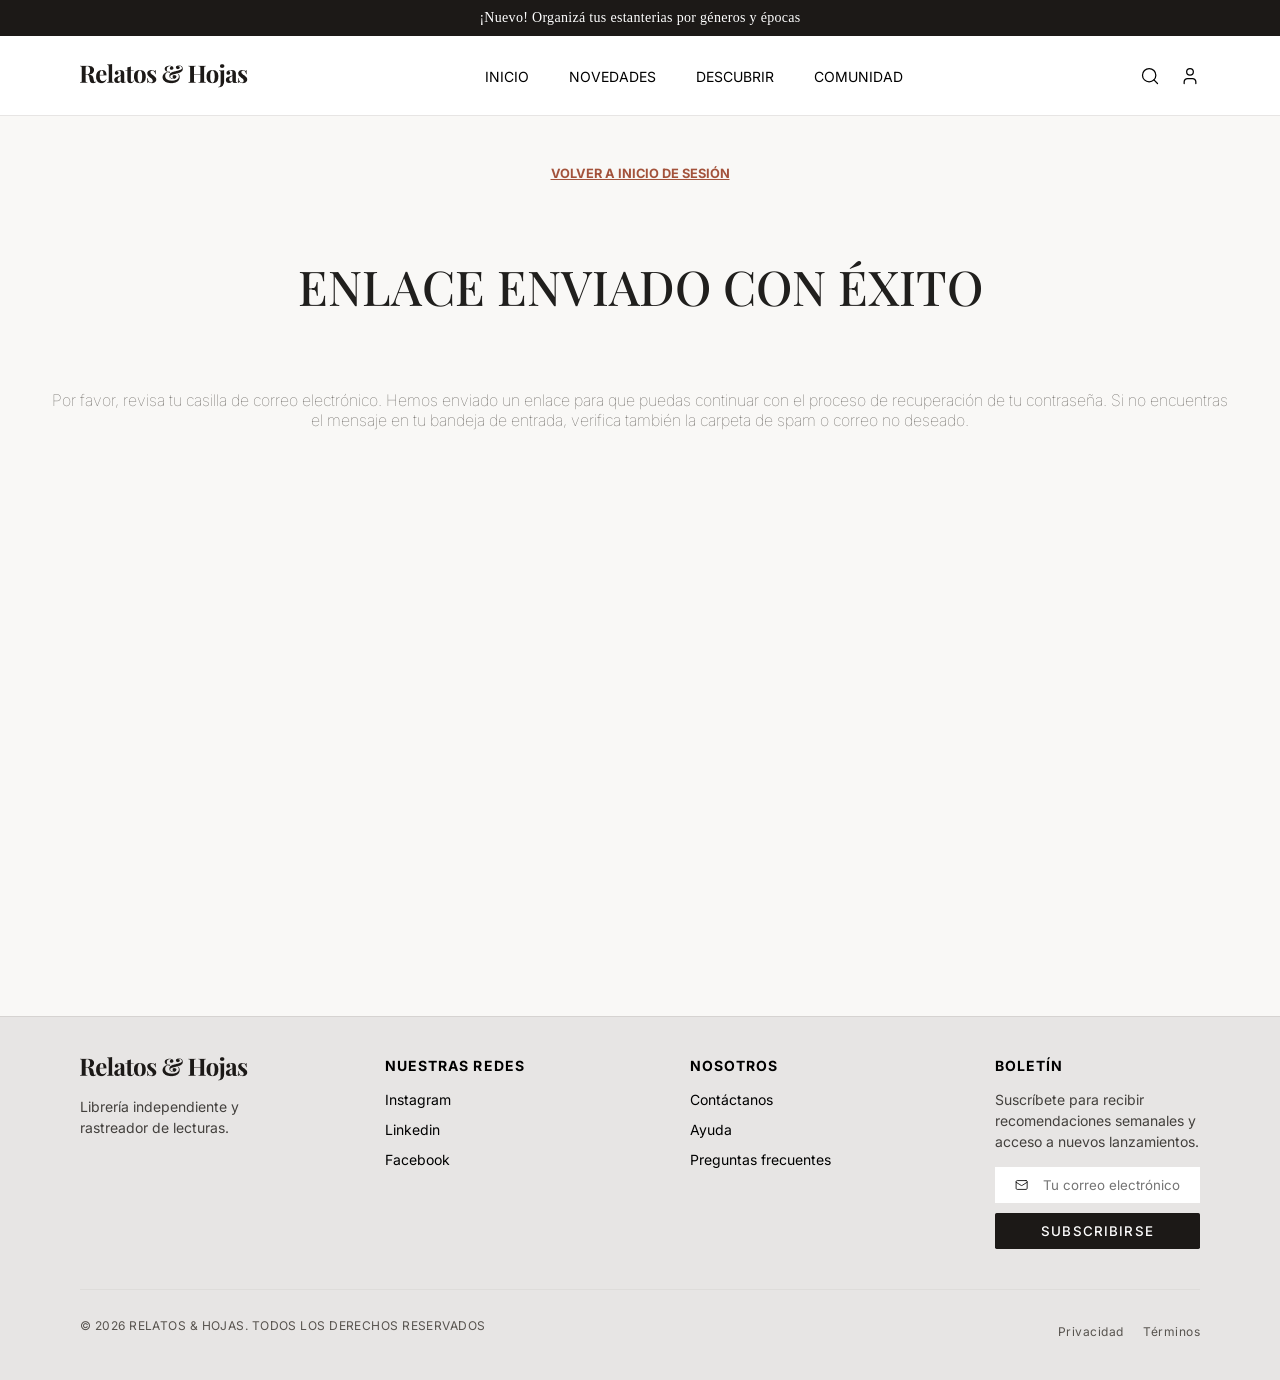
<file: pages/confirmacion.html>
<!DOCTYPE html>
<html lang="en">
<head>
    <meta charset="UTF-8">
    <meta name="viewport" content="width=device-width, initial-scale=1.0">
    <link rel="stylesheet" href="../css/confirmacion.css">
    <link rel="stylesheet" href="../css/header-footer.css">
    <link rel="preconnect" href="https://fonts.googleapis.com">
<link rel="preconnect" href="https://fonts.gstatic.com" crossorigin>

<link href="https://fonts.googleapis.com/css2?family=Inter:wght@300;400;700&family=Playfair+Display:wght@400;500;700&display=swap" rel="stylesheet">
    <title>Recuperar contraseña - Relatos & Hojas</title>
</head>
<body>

    <!--header y navbar-->
    <header id="main-header" class="header-wrapper"></header>

    <!--main-->
    <main class="container">
        <p class="in_sesion"><a href="../pages/login.html">VOLVER A INICIO DE SESIÓN</a></p>

        <h1 class="textop1">ENLACE ENVIADO CON ÉXITO</h1>
        <p class="textop2">Por favor, revisa tu casilla de correo electrónico. Hemos enviado un enlace para que puedas continuar con el proceso de recuperación de tu contraseña. Si no encuentras el mensaje en tu bandeja de entrada, verifica también la carpeta de spam o correo no deseado.
        </p>

    </main>


    <!-- Footer -->
    <footer id= "main-footer" class="footer-wrapper"></footer>
    <script type="module" src="../js/header-footer.js"></script>
</body>

</html>
</file>
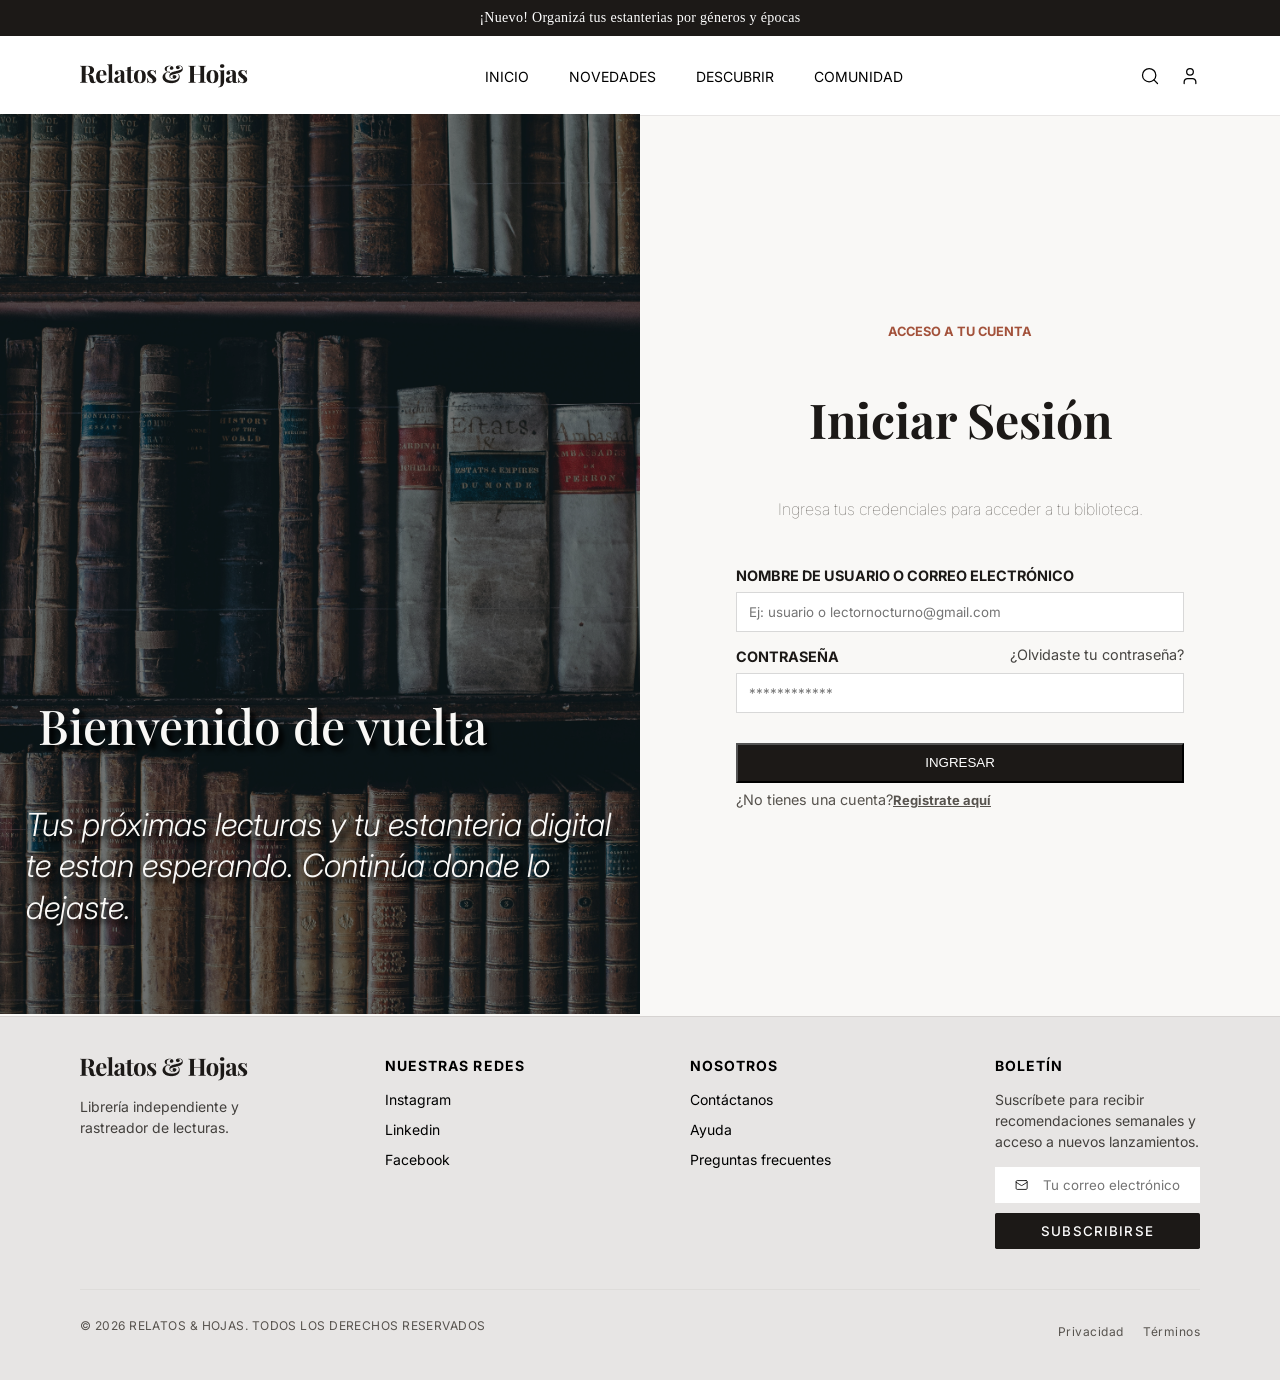
<file: pages/login.html>
<!DOCTYPE html>
<html lang="en">
<head>
    <meta charset="UTF-8">
    <meta name="viewport" content="width=device-width, initial-scale=1.0">
    <link rel="stylesheet" href="../css/login.css">
    <link rel="stylesheet" href="../css/header-footer.css">
    <link rel="preconnect" href="https://fonts.googleapis.com">
<link rel="preconnect" href="https://fonts.gstatic.com" crossorigin>

<link href="https://fonts.googleapis.com/css2?family=Inter:wght@300;400;700&family=Playfair+Display:wght@400;500;700&display=swap" rel="stylesheet">
    <title>Inicio sesión- Relatos & Hojas</title>
</head>
<body>

    <!--header y navbar-->
    <header id="main-header" class="header-wrapper"></header>

    <!--main-->

    <main class="container">
        <section class="seccion1">
            <img src="../img/7bd3ae901c1deefa316911ed73348cc90d22090b.jpg" alt="imagen_login">
            <p class="textop1">Bienvenido de vuelta</p>
            <p class="textop2">Tus próximas lecturas y tu estanteria digital te estan esperando.
                Continúa donde lo dejaste.
            </p>


        </section>
        <section class="seccion2">
            <p class="bienvenido">acceso a tu cuenta</p>
            <h2 class="seccion2_titulo"> Iniciar Sesión </h2>
            <p class="subtitulo"> Ingresa tus credenciales para acceder a tu biblioteca.</p>


            <form class="form_login" id="form_login" action="../pages/perfil.html" method="GET">

                <label for="nombre"> NOMBRE DE USUARIO O CORREO ELECTRÓNICO</label>
                <input type="text" name="nombre" id="nombre" placeholder="Ej: usuario o lectornocturno@gmail.com " >
                <p id="error_user"></p>


                <div class="container_contrasena">
                    <label for="contrasena"> CONTRASEÑA </label> <a href="../pages/recuperar.html">¿Olvidaste tu contraseña?</a>
                </div>
                <input type="password" name="contrasena" id="contrasena" placeholder="************" >
                <p id="error_contra"></p>


                <button type="submit"> INGRESAR  </button>
                <p class="in_sesion">¿No tienes una cuenta?<a href="../pages/registro.html">Registrate aquí</a></p>




            </form>



        </section>




    </main>

    <footer id= "main-footer" class="footer-wrapper"></footer>
    <script type="module" src="../js/header-footer.js"></script>
    <script src="../js/login.js"></script>

</body>

</html>
</file>
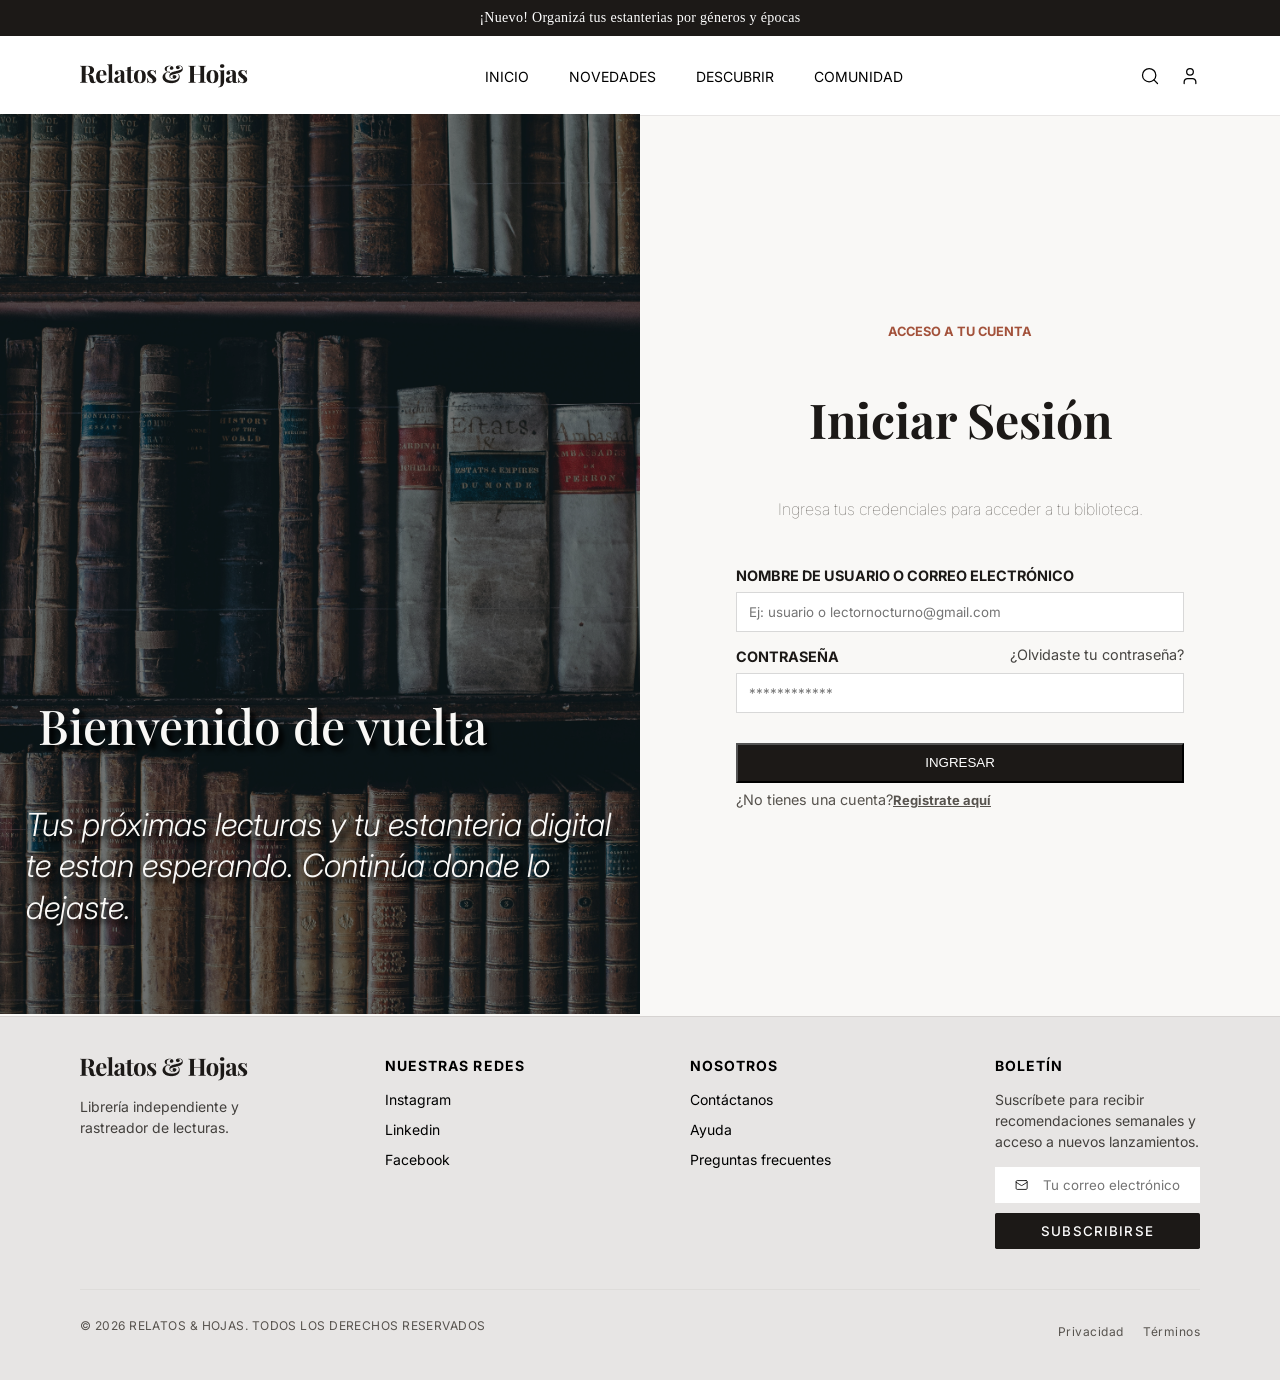
<file: pages/perfil.html>
<!DOCTYPE html>
<html lang="en">
<head>
    <meta charset="UTF-8">
    <meta name="viewport" content="width=device-width, initial-scale=1.0">
    <title>Mi Cuenta</title>
    <link rel="stylesheet" href="../css/header-footer.css">
    <link rel="stylesheet" href="../css/perfil.css">
    <link rel="preconnect" href="https://fonts.gstatic.com" crossorigin>
    <link href="https://fonts.googleapis.com/css2?family=Inter:wght@300;400;700&family=Playfair+Display:wght@400;500;700&display=swap" rel="stylesheet">
</head>
<body>

    <!--header y navbar-->
    <header id="main-header" class="header-wrapper"></header>

    <!--main-->

    <div class="contenedor">

        <!-- lado izquierdo -->
        <aside class="barra-lateral">

            <div class="tarjeta-perfil">

                <div class="foto-perfil">
                    V
                </div>
                <h2></h2>
                <p></p>
                <button id="btn-cerrar-sesion" class="btn-logout">
                    Cerrar Sesión
                </button>

            </div>


            <div class="tarjeta-biblioteca">

                <h4>Tu biblioteca</h4>

                <div class="meta">

                    <div class="fila-meta">

                        <span>Meta lectura</span>

                        <span>12 / 24</span>

                    </div>

                    <div class="barra">

                        <div class="progreso"></div>

                    </div>

                </div>


                <div class="generos">

                    <h5>Géneros</h5>

                    <div class="etiquetas">
                    </div>

                </div>


                <div class="autores">

                    <h5>Autores</h5>

                    <ul>
                    </ul>

                </div>

            </div>

        </aside>


        <main class="contenido">

            <div class="menu2">

                <a href="#">Favoritos</a>

            </div>


            <div class="titulo">

                <h1>Guardados</h1>

                <span>4 libros</span>

            </div>


            <div class="grilla-libros">

            </div>

        </main>

    </div>

    <footer id= "main-footer" class="footer-wrapper"></footer>
    <script type="module" src="../js/header-footer.js"></script>
    <script type="module" src="../js/perfil.js"></script>

</body>

</html>
</file>
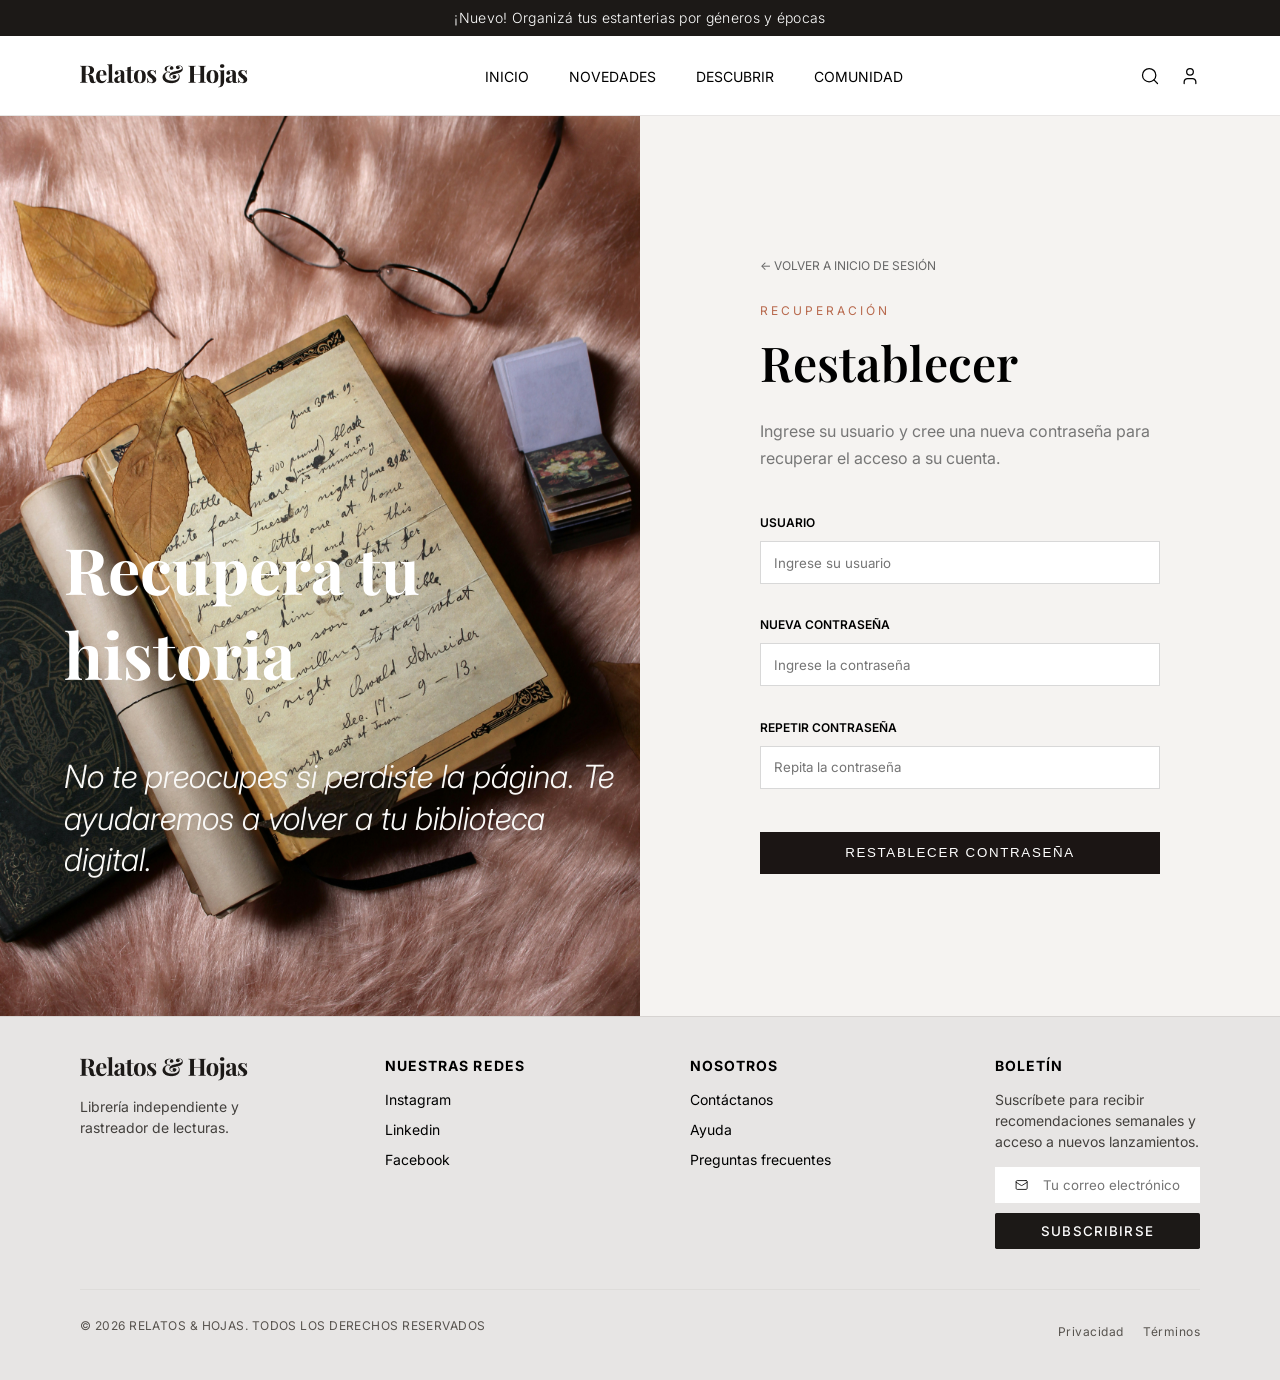
<file: pages/recuperar.html>
<!DOCTYPE html>
<html lang="es">

<head>
    <meta charset="UTF-8">
    <meta name="viewport" content="width=device-width, initial-scale=1.0">
    <title>Recuperar contraseña</title>

    <link rel="stylesheet" href="../css/recuperar.css">
    <link rel="stylesheet" href="../css/header-footer.css">

    <link rel="preconnect" href="https://fonts.googleapis.com">
    <link rel="preconnect" href="https://fonts.gstatic.com" crossorigin>
    <link href="https://fonts.googleapis.com/css2?family=Inter:wght@300;400;700&family=Playfair+Display:wght@400;500;700&display=swap" rel="stylesheet">

</head>

<body>

    <!--header y navbar-->
    <header id="main-header" class="header-wrapper"></header>

    <!--main-->
    <main class="contenedor">

        <div class="lado-izquierdo">

            <img src="../img/788b0a2f8daec6b29cbbe95b1b19dab295340156.jpg" alt="Biblioteca">

            <div class="texto-imagen">

                <h2>Recupera tu historia</h2>

                <p>
                    No te preocupes si perdiste la página.
                    Te ayudaremos a volver a tu biblioteca digital.
                </p>

            </div>

        </div>



        <div class="lado-derecho">

            <a href="../pages/login.html" class="volver">
                ← VOLVER A INICIO DE SESIÓN
            </a>

            <p class="subtitulo">
                RECUPERACIÓN
            </p>

            <h1>Restablecer</h1>

            <p class="descripcion">
                Ingrese su usuario y cree una nueva contraseña
                para recuperar el acceso a su cuenta.
            </p>


            <form class="formulario" id="form_recuperar">

                <label for="usuario">USUARIO</label>
                <input type="text" id="usuario" placeholder="Ingrese su usuario" >
                <p id="error_usuario"></p>

                <label for="password">NUEVA CONTRASEÑA</label>
                <input type="password" id="password" placeholder="Ingrese la contraseña" >
                <p id="error_password"></p>

                <label for="repetir">REPETIR CONTRASEÑA</label>
                <input type="password" id="repetir" placeholder="Repita la contraseña" >
                <p id="error_repetir"></p>

                <button type="submit">
                    RESTABLECER CONTRASEÑA 
                </button>

            </form>

        </div>

    </main>


    <footer id= "main-footer" class="footer-wrapper"></footer>
    <script type="module" src="../js/header-footer.js"></script>
    <script type="module" src="../js/recuperar.js"></script>

</body>

</html>
</file>
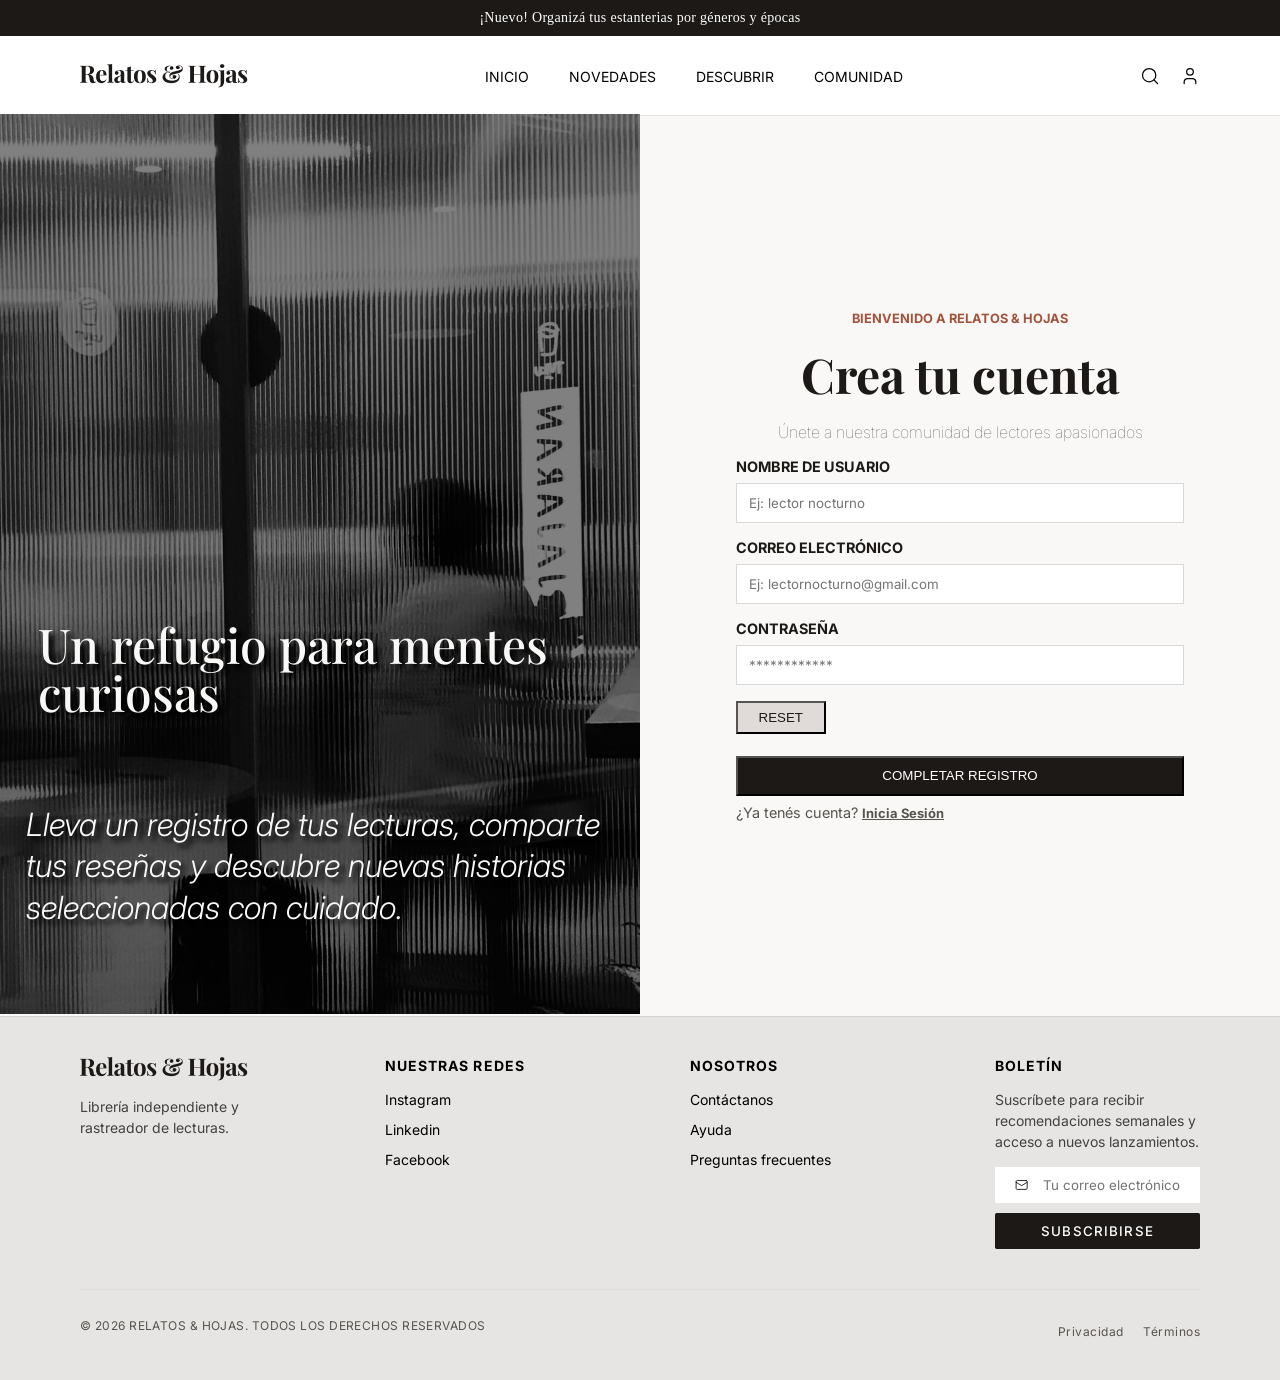
<file: pages/registro.html>
<!DOCTYPE html>
<html lang="en">
<head>
    <meta charset="UTF-8">
    <meta name="viewport" content="width=device-width, initial-scale=1.0">
    <link rel="stylesheet" href="../css/registro.css">
    <link rel="stylesheet" href="../css/header-footer.css">
    <link rel="preconnect" href="https://fonts.googleapis.com">
<link rel="preconnect" href="https://fonts.gstatic.com" crossorigin>

<link href="https://fonts.googleapis.com/css2?family=Inter:wght@300;400;700&family=Playfair+Display:wght@400;500;700&display=swap" rel="stylesheet">
    <title>Registrarse - Relatos & Hojas</title>
</head>
<body>

    <!--header y navbar-->
    <header id="main-header" class="header-wrapper"></header>

    <!--main-->

    <main class="container">
        <section class="seccion1">
            <img src="../img/1f756cacd75c55ed7c4abd60c31df7e831fd33b5.jpg" alt="imagen_registrarse">
            <p class="textop1">Un refugio para mentes curiosas</p>
            <p class="textop2">Lleva un registro de tus lecturas, comparte tus reseñas y descubre nuevas historias
                seleccionadas con cuidado.</p>


        </section>
        <section class="seccion2">

            <p class="bienvenido">Bienvenido a Relatos & Hojas</p>
            <h2 class="seccion2_titulo"> Crea tu cuenta </h2>
            <p class="subtitulo"> Únete a nuestra comunidad de lectores apasionados</p>


            <form class="form_registro" id="form_reg" action="../pages/perfil.html" method="GET">

                <label for="nombre"> NOMBRE DE USUARIO </label>
                <input type="text" name="nombre" id="nombre" placeholder="Ej: lector nocturno" >
                <p id="error_nom"></p>

                <label for="email"> CORREO ELECTRÓNICO </label>
                <input type="email" name="email" id="email" placeholder="Ej: lectornocturno@gmail.com" >
                <p id="error_email"></p>

                <label for="contrasena"> CONTRASEÑA </label>
                <input type="password" name="contrasena" id="contrasena" placeholder="************" >
                <p id="error_contra"></p>

                <button type="reset" id="reset">RESET</button>
                <button class="enviar" type="submit"> COMPLETAR REGISTRO</button>
                <p class="in_sesion">¿Ya tenés cuenta? <a href="../pages/login.html">Inicia Sesión</a></p>




            </form>



        </section>




    </main>

    <footer id= "main-footer" class="footer-wrapper"></footer>
    <script type="module" src="../js/header-footer.js"></script>
    <script src="../js/registro.js"></script>

</body>

</html>
</file>
<file: css/inicio.css>
body{
    font-family: 'Inter', sans-serif;
    font-size: 0.938em;
    min-height: 100vh;
    background-color: #fff ;
    color: #000;
    display: flex;
    flex-direction: column;
}



.content{
    display: flex;
    flex-direction: column;
    gap: 2em;
}

.mensaje-vacio {
    grid-column: 1 / -1;
    text-align: center;
    font-size: 1.2em;
    color: #666; 
    margin-top: 2em; 
}

.hero-section{
    width: 100%;
    min-height: 70vh;
    background-image: url(../img/fondo-hero.jpg);
    background-size: cover;
    background-position: center;
    display: flex;
    flex-direction: column;
    justify-content: center;
    align-items: flex-start;

}

.hero-content{
    display: flex;
    flex-direction: column;
    align-items: center;
    gap: 1.25em;
    margin: 0 auto;
}


.hero-tag{
    font-weight: 500;
    font-size: 0.75em;
    line-height: 1em;
    letter-spacing: 0.15em;
    text-transform: uppercase;
    border: 0.125em solid white;
    color: #fff;
    padding: 0.35em 0.75em;
}

h1{
    font-family: 'Playfair Display';
    color: #FFF;
    font-size: 4.5em;
    font-style: normal;
    font-weight: 500;
    text-align: center;
}

.hero-content p{
    color: #fff;
    font-size: 1.125em;
    font-weight: 300;
    padding: 0 2em;
    text-align: center;
}

.btn-hero{
    color: #1C1917;
    font-size: 0.875em;
    font-weight: 500;
    line-height: 1.25em;
    letter-spacing: 0.05;
    text-transform: uppercase;
    text-decoration: none;
    background-color: #fff;
    padding: 0.875em 2em;
    border-radius: 0.125em;
}

.btn-hero:hover{
    background-color: #e4e4e3;
}

.promo-section{
    width: 100%;
    max-width: 75em;
    margin: 0 auto;
    padding: 2em 1.5em 1em 1.5em;
}

.promo-container{
    display: grid;
    grid-template-columns: 2fr 1fr;
    grid-template-rows: 1fr 1fr;
    gap: 1.25em;
}

.promo-card{
    padding: 1.875em;
    display: flex;
    flex-direction: column;
    justify-content: flex-end;
}

.card-content{
    display: flex;
    flex-direction: column;
    gap: 0.5em;
}
.card-large{
    background-image: url(../img/promo-card.jpg);
    background-size: cover;
    background-position: center;
    grid-row:span 2;
}

.card-small{
    background-image: linear-gradient(rgba(28, 25, 23, 0.6), rgba(28, 25, 23, 0.8)),url(../img/promo-card2.jpg);
    background-size: cover;
    background-position: center;
}

.card-two{
    background-image: linear-gradient(rgba(28, 25, 23, 0.6), rgba(28, 25, 23, 0.8)), url(../img/promo-card3.jpg);
    background-size: cover;
    background-position: center;
}


.card-content h2{
    color: #FFF;
    font-family: "Playfair Display";
    font-size: 2.25em;
    font-weight: 500;
}

.card-content a{
    color: #fff;
    text-transform: uppercase;
    font-size: 0.7em;
    letter-spacing: 0.2em;
    font-weight: 500;
    text-decoration: none;
}

.card-content h3{
    color: #fff;
    font-family: "Playfair Display";
    font-size: 1.3em;
    font-weight: 500;
}

.card-content p{
    color: #f7bb4c;
    font-size: 0.825em;
    font-weight: 300;
}

.filtro-container {
    display: flex;
    align-items: center;
    gap: 0.5em;
    margin: 0 auto;
    color: #333;
    width: 100%;
    max-width: 75em;
    padding: 1.5em 1.5em 0em 1.5em;
}

.select-filtro {
    border: none;
    background-color: transparent;
    font-family: inherit;
    font-size: 1em;
    color: inherit;
    cursor: pointer;
    font-weight: 500;
    outline: none;
    padding: 0.25em 0;
    transition: color 0.2s ease;
}

.select-filtro:hover, 
.select-filtro:focus {
    color: #666;
}

.select-filtro option {
    background-color: #fff;
    color: #333;
    font-size: 0.95em;
}

.catalog-section{
    display: flex;
    flex-direction: column;
    max-width: 75em;
    margin: 0 auto;
    padding: 0em 1.5em;
}

.products-grid{
    display: grid;
    grid-template-columns: repeat(4, 1fr);
    gap: 1.5em;
    margin-top: 2em;
}

.product-card{
    display: flex;
    flex-direction: column;
    gap: 1em;
}

.product-img-box {
    width: 100%;             
    aspect-ratio: 3 / 4;     
    overflow: hidden;        
    background-color: #f5f5f4;
    position: relative;
}

.product-img-box img {
    width: 100%;             
    height: 100%;            
    object-fit: cover;       
    object-position: center; 
}


.product-card-overlay {
    position: absolute;
    top: 0;
    left: 100%; 
    width: 100%;
    height: 100%;
    background-color: rgba(28, 25, 23, 0.85); 
    display: flex;
    align-items: center;
    justify-content: center;
    padding: 1.5em;
    z-index: 5;
    transition: left 0.4s cubic-bezier(0.25, 1, 0.5, 1);
}

.product-card:hover .product-card-overlay {
    left: 0;
}

.overlay-content {
    display: flex;
    flex-direction: column;
    gap: 0.8em;
    text-align: left;
}

.overlay-content h4 {
    font-family: "Playfair Display", serif;
    font-size: 1.25em;
    color: #e48c00; 
}

.review-text {
    font-family: 'Inter', sans-serif;
    font-size: 0.85em;
    line-height: 1.4em;
    font-weight: 300;
    color: #E7E5E4;
    display: -webkit-box;
    -webkit-line-clamp: 6; 
    -webkit-box-orient: vertical;
    overflow: hidden;
}

.btn-read-more {
    align-self: flex-start;
    color: #1C1917;
    background-color: #FFF;
    font-size: 0.75em;
    font-weight: 500;
    text-transform: uppercase;
    text-decoration: none;
    padding: 0.5em 1.25em;
    border-radius: 0.125em;
    margin-top: 0.5em;
    transition: background-color 0.2s;
}

.btn-read-more:hover {
    background-color: #e4e4e3;
}

.card-fav-btn{
    position: absolute;
    top: 0.75em;
    right: 0.75em;
    z-index: 10;
    background-color: #ffffff;
    color: #1C1917;
    border: none;
    width: 2.5em;
    height: 2.5em;
    border-radius: 50%;
    cursor: pointer;
    display: flex;
    align-items: center;
    justify-content: center;
    
}

.card-fav-btn:hover {
    color: #dc2626; 
    transform: scale(1.05); 
}

.product-info{
    display: flex;
    flex-direction: column;
    gap: 0.5em;
}

.rating{
    color: #e48c00;
    font-size: 0.9em;
    font-weight: 500;
    line-height: 1em;
}

.product-info h3{
    color: #1C1917;
    font-family: "Playfair Display";
    font-size: 1.5em;
    font-weight: 500;
}

.author{
    color: #57534E;
    font-size: 0.875rem;
    font-weight: 300;
    letter-spacing: 0.02188em;
}

.pages{
    color: #A8A29E;
    font-size: 0.75em;
    font-weight: 500;
    text-transform: uppercase;
}

.section-header{
    display: flex;
    flex-direction: column;
    gap: 0.5em;
}

.section-header h2{
    color: #1C1917;
    font-family: "Playfair Display";
    font-size: 2.25em;
    font-weight: 500;
}


.section-header p{
    color: #57534E;
    font-size: 1em;
    font-weight: 300;
    letter-spacing: 0.02188em;
}

.community-section{
    background-image: url(../img/fondo-testimonial.png);
    background-position: center;
    background-size: cover;
    width: 100%;
    margin-top: 3em;
    padding: 2em 0;


}

.community-wrapper{
    display: flex;
    justify-content: space-between;
    align-items: center;
    max-width: 75em;
    margin: 0 auto;
    padding: 3.75em;
    gap: 2.5em;
}

.community-info{
    max-width: 30em;
    display: flex;
    flex-direction: column;
    gap: 1.2em;
}

.community-tag{
    color: #A3523B;
    font-size: 0.875em;
    font-weight: 700;
    line-height: 1.25em;
    letter-spacing: 0.2625em;
    text-transform: uppercase;
}

.community-info h2{
    color: #fff;
    font-family: "Playfair Display";
    font-size: 3.75em;
    font-weight: 500;
}

.community-info p{
    color: #fff;
    font-size: 1.125em;
    font-weight: 100;
}

.community-link{
    color: #fff;
    font-size: 0.875em;
    font-weight: 400;
    letter-spacing: 0.0875em;
    text-transform: uppercase;
}

.testimonials-container{
    display: flex;
    flex-direction: column;
    gap: 1.5em;
    max-width: 28em;
    width: 100%;
}

.testimonial-card{
    background-color: rgba(41, 37, 36, 0.7);
    border-radius: 0.5em;
    padding: 1.875em;
    display: flex;
    flex-direction: column;
    gap: 1.5em;
}

.quote-icon{
    width: 2.75em;
    height: 2.75em;
    margin-bottom: 1em;
}

.testimonial-text{
    color: #FFF;
    font-family: "Playfair Display";
    font-size: 1.3em;
    font-weight: 500;
}

.testimonial-author{
    display: flex;
    align-items: center;
    gap: 0.75em;
}

.author-img{
    width: 2.75em;
    height: 2.75em;
    border-radius: 50%;
    object-fit: cover;
}

.author-meta{
    display: flex;
    flex-direction: column;
    gap: 0.125em;
}

.author-name {
    color: #fff;
    font-weight: 600;
    font-style: normal; 
}

.author-tag {
    color: #A3523B;
    font-size: 0.75em;
    font-weight: 500;
    letter-spacing: 0.05em;
}

/*Media queries*/

@media screen and (max-width: 47em) {
    body {
        font-size: 70%; 
    }

    
    .products-grid {
        grid-template-columns: repeat(2, 1fr);
        gap: 2em 1.5em;
    }

    .community-wrapper {
        flex-direction: column;
        align-items: flex-start;
        padding: 2.5em;
    }

    .community-info, .testimonials-container {
        max-width: 100%;
    }
    
    

}


@media screen and (min-width: 47em) and (max-width:60em) {
    body {
        font-size: 80%; 
    }

    .promo-container {
        grid-template-columns: 1fr;
        grid-template-rows: auto;
    }

    .card-large {
        grid-row: span 1;
        min-height: 15em;
    }

    .products-grid {
        grid-template-columns: repeat(2, 1fr);
        gap: 2em 1.5em;
    }
    
}
</file>
<file: css/header-footer.css>
*{
    margin: 0;
    padding: 0;
    box-sizing: border-box;
}

/* HEADER */
h1 a, h2 a {
    text-decoration: none; 
    color: inherit; 
}

.header-wrapper {
    width: 100%;
}

.header-main {
    display: flex;
    height: 5em;
    justify-content: space-between;
    align-items: center;
    padding: 0 5em; 
    border-bottom: 1px solid #E7E5E4;
    background-color: #fff;
}

.header-left {
    color: #1C1917;
    font-family: "Playfair Display";
    font-size: 0.875em;
    letter-spacing: -0.04em; 
}   

.header-nav {
    display: flex;
    font-family: 'Inter';
    text-transform: uppercase;
}

.logo-img{
    display: flex;
    align-items: center;
}

.menu {
    display: flex;
    list-style: none;
    margin: 0;
    padding: 0;
    gap: 2.5em; 
}

.menu a {
    text-decoration: none;
    color: #000;
    font-size: 0.875em;
    font-weight: 400;
}

.menu a:hover {
    opacity: 0.5;
}

.header-icons {
    display: flex;
    align-items: center;
    gap: 1.25em; 
}

.icon-btn {
    background-color: transparent;
    border: none;
    color: #000;
    padding: 0;
    cursor: pointer;
    display: flex;
}

.icon-btn:hover {
    opacity: 0.5;
}

.search-form {
    display: flex;
    align-items: center;
}

.search-input {
    width: 0;
    opacity: 0;
    padding: 0;
    border: none;
    border-bottom: 1px solid transparent;
    color: #57534E;
    outline: none;
    transition: all 0.4s ease;
}

.search-form.buscador-abierto .search-input {
    width: 11.25em; 
    opacity: 1;
    padding-right: 0.625em;
    margin-right: 0.625em;
    border-bottom: 1px solid #57534E;
}

.search-btn {
    cursor: pointer;
    display: flex;
    color: #000;
    background: none; 
    border: none;     
    padding: 0;
}
/*BANNER PROMO*/
.banner-promo{
    height: 2.25em;
    background-color: #1C1917;
    padding: 10px;
    display: flex;
    justify-content: center;
    align-items: center;

}

.banner{
    color: #FFF;
    font-size: 0.875em;
    font-weight: 300;
    text-align: center;
    line-height: 1.25em;
    letter-spacing: 0.022em;
}
/* FOOTER */
.footer-wrapper {
    font-family: 'Inter';
    display: flex;
    flex-direction: column;
    border-top: 1px solid #D6D3D1;
    background: #E7E5E4;
    padding: 2.5em 5em; 
    gap: 2.5em;
}

.footer-main {
    display: flex;
    justify-content: center;
    align-items: flex-start;
    gap: 6.25em; 
}

.footer-logo {
    color: #1C1917;
    font-family: "Playfair Display";
    font-size: 1.5em;
    letter-spacing: -0.04em;
}

.footer-col {
    display: flex;
    width: 100%;
    flex-direction: column;
    gap: 0.938em; 
}

.footer-heading {
    font-size: 0.875em;
    letter-spacing: 0.075em;
}

.footer-menu {
    display: flex;
    flex-direction: column;
    list-style: none;
    gap: 0.625em;
}

.footer-menu a {
    font-size: 0.875em;
    text-decoration: none;
    color: #000;
}

.footer-desc {
    color: #43403d;
    font-size: 0.875em;
    line-height: 1.5em;
}

.newsletter-form {
    display: flex;
    flex-direction: column;
    gap: 0.625em;
}

.input-group {
    display: flex;
    flex-direction: row;
    gap: 0.938em;
    background-color: #fff;
    padding: 0.625em 1.25em;
    align-items: center;
}

.newsletter-email {
    border: none;
    font-family: inherit;
    border-radius: 0.125em;
    outline: none;
    width: 100%;
}

.btn-submit {
    padding: 0.75em 1em; 
    width: 100%;
    border: none;
    color: #fff;
    background: #1C1917;
    border-radius: 0.125em;
    font-family: inherit;
    font-weight: 500;
    letter-spacing: 0.087em;
    cursor: pointer;
}

.footer-bottom {
    display: flex;
    flex-direction: row;
    padding: 1.875em 0 0 0;
    justify-content: space-between;
    border-top: 1px solid rgba(214, 211, 209, 0.50);
}

.copyright {
    color: #57534E;
    font-family: inherit;
    font-size: 0.75em;
    line-height: 1em; 
    letter-spacing: 0.037em;
}

.legal-menu {
    display: flex;
    list-style: none;
    gap: 1.25em;
}

.legal-menu a {
    text-decoration: none;
    color: #57534E;
    font-size: 0.75em;
    line-height: 1em; 
    letter-spacing: 0.037em;
}

/* Media queries*/
@media screen and (max-width: 47em) {
    .header-main {
        height: auto;
        padding: 1em;
        gap: 1em;
    }

    .menu{
        display: none;
    }

    
    .footer-main {
        display: grid;
        grid-template-columns: 1fr;
        gap: 2.5em;
    }

    .footer-bottom {
        flex-direction: column;
        gap: 1em;
        text-align: center;
    }

    .legal-menu {
        justify-content: center;
    }

}


@media screen and (min-width:47em) and (max-width: 60em) {
    .header-main {
        padding: 0 2em;
    }

    .menu {
        gap: 1.25em;
    }

    .footer-main {
        display: grid;
        grid-template-columns: repeat(2, 1fr);
        gap: 2.5em;
    }
    
    .footer-wrapper {
        padding: 2.5em 2em;
    }

    .search-input:focus {
        width: 7em; 
    }

    .menu{
        display: none;
    }

}
</file>
<file: confirmacion.css>
*{
    margin: 0%;
    padding: 0%;
    box-sizing: border-box;
}

.container{
    display: flex;
    flex-direction: column;
    align-items: center;
    gap: 5em;
    padding: 3em;;
    width: 100%;
    height: 100vh;
    background-color: #F9F8F6;

}


.textop1{
    font-family:'Playfair Display' ;
    color:#201f1d ;
    font-size: 3em;
    line-height: 1em;
    font-weight: 500;
    
  

}


.textop2{
    font-family:'Inter' ;
    color:#57534E;
    font-size: 1em;
    text-align: center;
    font-weight: lighter;

}

.in_sesion a{
    font-family:'Inter' ;
    font-weight: bold;
    font-size: 0.8em;
    color:#A3523B;
    text-transform: uppercase;
    line-height: 1.2;
    text-decoration: underline;

}
/* =========================
   RESPONSIVE
========================= */

@media screen and (max-width:60em) {
    .textop1{
        text-align: center;
        font-size: 1.5em;
    }

}
</file>
<file: header-footer.css>
/* HEADER */
h1 a, h2 a {
    text-decoration: none; 
    color: inherit; 
}

.header-wrapper {
    width: 100%;
}

.header-main {
    display: flex;
    height: 5em;
    justify-content: space-between;
    align-items: center;
    padding: 0 5em; 
    border-bottom: 1px solid #E7E5E4;
    background-color: #fff;
}

.header-left {
    color: #1C1917;
    font-family: "Playfair Display";
    font-size: 0.875em;
    letter-spacing: -0.04em; 
}   

.header-nav {
    display: flex;
    font-family: 'Inter';
    text-transform: uppercase;
}

.logo-img{
    display: flex;
    align-items: center;
}

.menu {
    display: flex;
    list-style: none;
    margin: 0;
    padding: 0;
    gap: 2.5em; 
}

.menu a {
    text-decoration: none;
    color: #000;
    font-size: 0.875em;
    font-weight: 400;
}

.menu a:hover {
    opacity: 0.5;
}

.header-icons {
    display: flex;
    align-items: center;
    gap: 1.25em; 
}

.icon-btn {
    background-color: transparent;
    border: none;
    color: #000;
    padding: 0;
    cursor: pointer;
    display: flex;
}

.icon-btn:hover {
    opacity: 0.5;
}

.search-form {
    display: flex;
    align-items: center;
}

.search-input {
    width: 0;
    opacity: 0;
    padding: 0;
    border: none;
    border-bottom: 1px solid transparent;
    color: #57534E;
    outline: none;
    transition: all 0.4s ease;
}

.search-input:focus {
    width: 11.25em; 
    opacity: 1;
    padding-right: 0.625em;
    margin-right: 0.625em;
    border-bottom: 1px solid #57534E;
}

.search-btn {
    cursor: pointer;
    display: flex;
    color: #000;
}

/* FOOTER */
.footer-wrapper {
    display: flex;
    flex-direction: column;
    border-top: 1px solid #D6D3D1;
    background: #E7E5E4;
    padding: 2.5em 5em; 
    gap: 2.5em;
}

.footer-main {
    display: flex;
    justify-content: center;
    align-items: flex-start;
    gap: 6.25em; 
}

.footer-logo {
    color: #1C1917;
    font-family: "Playfair Display";
    font-size: 1.5em;
    letter-spacing: -0.04em;
}

.footer-col {
    display: flex;
    width: 100%;
    flex-direction: column;
    gap: 0.938em; 
}

.footer-heading {
    font-size: 0.875em;
    letter-spacing: 0.075em;
}

.footer-menu {
    display: flex;
    flex-direction: column;
    list-style: none;
    gap: 0.625em;
}

.footer-menu a {
    font-size: 0.875em;
    text-decoration: none;
    color: #000;
}

.footer-desc {
    color: #43403d;
    font-size: 0.875em;
    line-height: 1.5em;
}

.newsletter-form {
    display: flex;
    flex-direction: column;
    gap: 0.625em;
}

.input-group {
    display: flex;
    flex-direction: row;
    gap: 0.938em;
    background-color: #fff;
    padding: 0.625em 1.25em;
    align-items: center;
}

.newsletter-email {
    border: none;
    font-family: inherit;
    border-radius: 0.125em;
    outline: none;
    width: 100%;
}

.btn-submit {
    padding: 0.75em 1em; 
    width: 100%;
    border: none;
    color: #fff;
    background: #1C1917;
    border-radius: 0.125em;
    font-family: inherit;
    font-weight: 500;
    letter-spacing: 0.087em;
    cursor: pointer;
}

.footer-bottom {
    display: flex;
    flex-direction: row;
    padding: 1.875em 0 0 0;
    justify-content: space-between;
    border-top: 1px solid rgba(214, 211, 209, 0.50);
}

.copyright {
    color: #57534E;
    font-family: inherit;
    font-size: 0.75em;
    line-height: 1em; 
    letter-spacing: 0.037em;
}

.legal-menu {
    display: flex;
    list-style: none;
    gap: 1.25em;
}

.legal-menu a {
    text-decoration: none;
    color: #57534E;
    font-size: 0.75em;
    line-height: 1em; 
    letter-spacing: 0.037em;
}

/* Media queries*/
@media screen and (max-width: 47em) {
    .header-main {
        height: auto;
        padding: 1em;
        gap: 1em;
    }

    .menu{
        display: none;
    }

    
    .footer-main {
        display: grid;
        grid-template-columns: 1fr;
        gap: 2.5em;
    }

    .footer-bottom {
        flex-direction: column;
        gap: 1em;
        text-align: center;
    }

    .legal-menu {
        justify-content: center;
    }

}


@media screen and (min-width:47em) and (max-width: 60em) {
    .header-main {
        padding: 0 2em;
    }

    .menu {
        gap: 1.25em;
    }

    .footer-main {
        display: grid;
        grid-template-columns: repeat(2, 1fr);
        gap: 2.5em;
    }
    
    .footer-wrapper {
        padding: 2.5em 2em;
    }

    .search-input:focus {
        width: 7em; 
    }

    .menu{
        display: none;
    }

}
</file>
<file: login.css>
*{
    margin: 0%;
    padding: 0%;
    box-sizing: border-box;
}

.container{
    display: flex;
    align-items: center;
    width: 100%;
    height: 100vh;
    background-color: #F9F8F6;

}
.bienvenido{
    font-family:'Inter' ;
    font-weight: bold;
    font-size: 0.8em;
    color:#A3523B;
    text-transform: uppercase;
    line-height: 1.2;


}
.seccion1{
    position: relative;
}
.seccion1 img{
    width: 100%;
    height: 100vh;
    object-fit: cover;
    filter: brightness(50%);
}
.seccion1 p{
    position: absolute;
    text-shadow: 5px 5px 5px black;
    padding: 0.8em;
}

.textop1{
    bottom: 3.3em;
    margin-bottom:1.5em ;
    font-family:'Playfair Display' ;
    color:#F9F8F6 ;
    font-size: 3em;
    line-height: 1em;
    font-weight: 500;
    
  

}
.textop2{
    bottom: 2em;
    line-height: 1.3em;
    font-family:'Inter';
    color: #F9F8F6;
    font-size: 2em;
    font-style: italic;
    font-weight:300;
    

}
.seccion1, .seccion2{
    flex: 1;
}

 .seccion2{
    height: 90%;
    display: flex;
    align-items: center;
    flex-direction: column;
    justify-content: center;
    gap: 3em;
}
.form_login{
    display: flex;
    flex-direction: column;
    width: 70%;
    gap: 0.5em;
} 
.container_contrasena{
    display: flex;
    justify-content: space-between;
}
.container_contrasena a{
    font-family:'Inter' ;
    color:#474542;
    text-decoration:none ;
    font-weight: 400;
    line-height: 1em;
    font-size: 0.9em;
}
.form_login input{
    height: 3em;
    border: 1px solid #00000090;
    padding: 0.9em;


}
.form_login button{

    margin: 2em;
    height: 3em;
    border-radius: 5%;
    color: #ffffff ;
    background-color: #1C1917;
}
.form_login button:hover{
    background-color: #A3523B;
}

.seccion2_titulo{
    font-family:'Playfair Display' ;
    color: #1C1917;
    font-size: 3em;

}
.form_login  label{
    font-family:'Inter' ;
    color:#1C1917;
    font-size: 0.9em;
    font-weight: bolder;
}
.subtitulo{
    font-family:'Inter' ;
    color:#57534E;
    font-size: 1em;
    text-align: center;
    font-weight: lighter;

}

.in_sesion{
    font-family:'Inter' ;
    color:#57534E;
    font-size: 0.9em;

}
.in_sesion a{
    font-family:'Inter' ;
    color:#57534E;
    font-size: 0.9em;
    line-height: 1.2em;
    font-weight: bold;
    text-decoration: underline;

}
/* =========================
   RESPONSIVE
========================= */

@media screen and (max-width: 60em) {

    .container{
        flex-direction: column;
        height: auto;
    }

    .seccion1,
    .seccion2{
        width: 100%;
    }

    .seccion1 img{
        height: 60vh;
        object-fit: cover;
    }

    .textop1{
        font-size: 2.5em;

    }

    .textop2{
        font-size: 1.8em;
    }

    .seccion2{
        padding: 4em 2em;
        gap: 2em;
    }
    
    .form_login{
        width: 90%;
    }
}


@media screen and (max-width: 47em) {
    
    .container{
        flex-direction: column;
    }
    
    .seccion1 img{
        height: 50vh;
    }
    
    .textop1{
        font-size: 2em;
        bottom: 5em;
    }

    .textop2{
        font-size: 1.5em;
        line-height: 1.5em;
    }

    .seccion2{
        width: 100%;
        padding: 3em 1.5em;
        height: auto;
    }

    .bienvenido{
        font-size: 0.7em;
        text-align: center;
    }

    .seccion2_titulo{
        font-size: 2.2em;
        text-align: center;
    }

    .subtitulo{
        font-size: 0.9em;
    }

    .form_login{
        width: 100%;
    }

    .form_login input{
        height: 3.2em;
    }

    .form_login button{
        margin: 1.5em 0;
        width: 100%;
    }
    .container_contrasena{
     flex-wrap: wrap;
     gap: 0.5em;
    }




}
</file>
<file: perfil.css>
* {
    margin: 0;
    padding: 0;
    box-sizing: border-box;
}

a {
    text-decoration: none;
    color: inherit;
}

body {
    background: #f3f1ef;
    font-family: 'Inter', sans-serif;
    color: #2c2c2c;
}

.contenedor {
    max-width: 1300px;
    margin-top: 3%;
    margin-bottom: 5%;
    justify-self: center;
    display: grid;
    grid-template-columns: 360px 1fr;
    gap: 40px;
}


/* izquierda */

.barra-lateral {
    display: flex;
    flex-direction: column;
    gap: 25px;
}

.tarjeta-perfil,
.tarjeta-biblioteca {
    background: white;
    border: 1px solid #ddd;
    padding: 30px;
}

.tarjeta-perfil {
    text-align: center;
}

.foto-perfil {
    width: 90px;
    height: 90px;

    border-radius: 50%;

    background: #161212;
    color: white;

    margin: auto;
    margin-bottom: 20px;

    display: flex;
    align-items: center;
    justify-content: center;

    font-size: 40px;

    font-family: 'Cormorant Garamond', serif;
}

.tarjeta-perfil h2 {
    font-size: 40px;
    font-family: 'Cormorant Garamond', serif;
}

.tarjeta-perfil p {
    margin-top: 5px;
    color: gray;

    margin-bottom: 25px;
}

.editar-btn {
    width: 100%;

    padding: 12px;

    background: transparent;

    border: 2px solid #2c2c2c;

    cursor: pointer;
    font-size: 1.1rem;
}


.tarjeta-biblioteca h4 {
    margin-bottom: 30px;
}

.fila-meta {
    display: flex;
    justify-content: space-between;

    margin-bottom: 10px;
}

.barra {
    width: 100%;
    height: 8px;
    border-radius: 18px;
    background: #ddd;

    margin-bottom: 30px;
}

.progreso {
    width: 50%;
    height: 100%;
    border-radius: 18px;
    background: #a35f49;
}

.generos h5,
.autores h5 {
    margin-bottom: 15px;
}

.etiquetas {
    display: flex;
    flex-wrap: wrap;
    gap: 10px;

    margin-bottom: 30px;
}

.etiquetas span {
    border: 1px solid #ccc;
    padding: 8px 12px;
    font-size: 14px;
}

.autores ul {
    padding-left: 20px;
}

.autores li {
    margin-bottom: 10px;
}


/* contenido */

.menu {
    display: flex;
    gap: 30px;

    border-bottom: 1px solid #ddd;

    padding-bottom: 20px;

    margin-bottom: 30px;
}

.menu a {
    text-decoration: none;
    color: gray;
}

.titulo {
    display: flex;
    justify-content: space-between;
    align-items: center;

    margin-bottom: 25px;
}

.titulo h1 {
    font-size: 55px;
    font-family: 'Cormorant Garamond', serif;
}

.grilla-libros {
    display: grid;

    grid-template-columns: repeat(3, 1fr);

    gap: 20px;
}


.carta-libro {
    background: white;
    border: 1px solid #ddd;
}

.imagen-libro {
    position: relative;
    height: 370px;
}

.imagen-libro img {
    width: 100%;
    height: 100%;

    object-fit: cover;
}

.favorito {
    position: absolute;

    top: 15px;
    right: 15px;

    width: 45px;
    height: 45px;

    border-radius: 50%;

    background: white;

    display: flex;
    align-items: center;
    justify-content: center;

    color: #b45c42;
}

.info-libro {
    padding: 20px;
}

.info-libro h3 {
    font-size: 30px;
    font-family: 'Cormorant Garamond', serif;

    margin-bottom: 5px;
}

.info-libro p {
    color: gray;

    margin-bottom: 20px;
}

.info-libro button {
    border: none;
    background: transparent;

    cursor: pointer;
}


@media(max-width: 1024px) {

    .contenedor {
        grid-template-columns: 1fr;
    }

    .grilla-libros {
        grid-template-columns: repeat(2, 1fr);
    }

}

@media(max-width: 768px) {

    .grilla-libros {
        grid-template-columns: 1fr;
    }

    .titulo h1 {
        font-size: 40px;
    }

}
</file>
<file: registro.css>
*{
    margin: 0%;
    padding: 0%;
    box-sizing: border-box;
}

.container{
    display: flex;
    align-items: center;
    width: 100%;
    height: 100vh;
    background-color: #F9F8F6;

}
.bienvenido{
    font-family:'Inter' ;
    font-weight: bold;
    font-size: 0.8em;
    color:#A3523B;
    text-transform: uppercase;
    line-height: 1.2;


}
.seccion1{
    position: relative;
}
.seccion1 img{
    width: 100%;
    height: 100vh;
    object-fit: cover;
    filter: brightness(50%);
}
.seccion1 p{
    position: absolute;
    text-shadow: 5px 5px 5px black;
    padding: 0.8em;
}

.textop1{
    bottom: 4em;
    margin-bottom:1.5em ;
    font-family:'Playfair Display' ;
    color:#F9F8F6 ;
    font-size: 3em;
    line-height: 1em;
    font-weight: 500;
    
  

}
.textop2{
    bottom: 2em;
    line-height: 1.3em;
    font-family:'Inter';
    color: #F9F8F6;
    font-size: 2em;
    font-style: italic;
    font-weight:300;
    

}
.seccion1, .seccion2{
    flex: 1;
}

 .seccion2{
    height: 90%;
    display: flex;
    align-items: center;
    flex-direction: column;
    justify-content: center;
    gap: 3em;
}
.form_registro{
    display: flex;
    flex-direction: column;
    width: 70%;
    gap: 0.5em;
} 
.form_registro input{
    height: 3em;
    border: 1px solid #00000090;
    padding: 0.9em;


}
.form_registro  button{

    margin: 2em;
    height: 3em;
    border-radius: 5%;
    color: aliceblue ;
    background-color: #1C1917;
}

.form_registro button:hover{
    background-color: #A3523B;
}

.seccion2_titulo{
    font-family:'Playfair Display' ;
    color: #1C1917;
    font-size: 3em;

}
.form_registro  label{
    font-family:'Inter' ;
    color:#1C1917;
    font-size: 0.9em;
    font-weight: bolder;
}
.subtitulo{
    font-family:'Inter' ;
    color:#57534E;
    font-size: 1em;
    text-align: center;
    font-weight: lighter;

}
.contrasena{
    font-family:'Inter' ;
    color:#57534E;
    font-weight: 400;
    line-height: 1em;
    font-size: 0.7em;

}
.in_sesion{
    font-family:'Inter' ;
    color:#57534E;
    font-size: 0.9em;

}
.in_sesion a{
    font-family:'Inter' ;
    color:#57534E;
    font-size: 0.9em;
    line-height: 1.2em;
    font-weight: bold;
    text-decoration: underline;

}
/* =========================
   RESPONSIVE
========================= */

@media screen and (max-width: 60em) {

    .container{
        flex-direction: column;
        height: auto;
    }

    .seccion1,
    .seccion2{
        width: 100%;
    }

    .seccion1 img{
        height: 60vh;
        object-fit: cover;
    }

    .textop1{
        font-size: 2.5em;
    }

    .textop2{
        font-size: 1.8em;
    }

    .seccion2{
        padding: 4em 2em;
        gap: 2em;
    }

    .form_registro{
        width: 90%;
    }
}


@media screen and (max-width: 47em) {

    .container{
        flex-direction: column;
    }

    .seccion1 img{
        height: 50vh;
    }

    .textop1{
        font-size: 2em;
        bottom: 5em;
    }

    .textop2{
        font-size: 1.5em;
        line-height: 1.5em;
    }

    .seccion2{
        width: 100%;
        padding: 3em 1.5em;
        height: auto;
    }

    .bienvenido{
        font-size: 0.7em;
        text-align: center;
    }

    .seccion2_titulo{
        font-size: 2.2em;
        text-align: center;
    }

    .subtitulo{
        font-size: 0.9em;
    }

    .form_registro{
        width: 100%;
    }

    .form_registro input{
        height: 3.2em;
    }

    .form_registro button{
        margin: 1.5em 0;
        width: 100%;
    }




}
</file>
<file: css/confirmacion.css>
.container{
    display: flex;
    flex-direction: column;
    align-items: center;
    gap: 5em;
    padding: 3em;;
    width: 100%;
    height: 100vh;
    background-color: #F9F8F6;

}


.textop1{
    font-family:'Playfair Display' ;
    color:#201f1d ;
    font-size: 3em;
    line-height: 1em;
    font-weight: 500;
    

}


.textop2{
    font-family:'Inter' ;
    color:#57534E;
    font-size: 1em;
    text-align: center;
    font-weight: lighter;

}

.in_sesion a{
    font-family:'Inter' ;
    font-weight: bold;
    font-size: 0.8em;
    color:#A3523B;
    text-transform: uppercase;
    line-height: 1.2;
    text-decoration: underline;

}
/* =========================
   RESPONSIVE
========================= */

@media screen and (max-width:60em) {
    .textop1{
        text-align: center;
        font-size: 1.5em;
    }

}
</file>
<file: css/login.css>
*{
    margin: 0%;
    padding: 0%;
    box-sizing: border-box;
}

.container{
    display: flex;
    align-items: center;
    width: 100%;
    height: 100vh;
    background-color: #F9F8F6;

}
.bienvenido{
    font-family:'Inter' ;
    font-weight: bold;
    font-size: 0.8em;
    color:#A3523B;
    text-transform: uppercase;
    line-height: 1.2;


}
.seccion1{
    position: relative;
}
.seccion1 img{
    width: 100%;
    height: 100vh;
    object-fit: cover;
    filter: brightness(50%);
}
.seccion1 p{
    position: absolute;
    text-shadow: 5px 5px 5px black;
    padding: 0.8em;
}

.textop1{
    bottom: 3.3em;
    margin-bottom:1.5em ;
    font-family:'Playfair Display' ;
    color:#F9F8F6 ;
    font-size: 3em;
    line-height: 1em;
    font-weight: 500;
    
  

}
.textop2{
    bottom: 2em;
    line-height: 1.3em;
    font-family:'Inter';
    color: #F9F8F6;
    font-size: 2em;
    font-style: italic;
    font-weight:300;
    

}
.seccion1, .seccion2{
    flex: 1;
}

.seccion2{
    height: 90%;
    display: flex;
    align-items: center;
    flex-direction: column;
    justify-content: center;
    gap: 3em;
}
.form_login{
    display: flex;
    flex-direction: column;
    width: 70%;
    gap: 0.5em;
} 
.form_login input.error{
    border: 2px solid red;
}
.container_contrasena{
    display: flex;
    justify-content: space-between;
}
.container_contrasena a{
    font-family:'Inter' ;
    color:#474542;
    text-decoration:none ;
    font-weight: 400;
    line-height: 1em;
    font-size: 0.9em;
}
.form_login input{
    height: 3em;
    border: 0.0625em solid #d8d8d8;
    padding: 0.9em;
}
#error_user,
#error_contra{
    font-family:'Inter' ;
    color:#d22d2d;
    font-weight: 400;
    line-height: 1em;
    font-size: 0.8em;

}
.form_login input:focus {
    outline: none;
    border-color: #b8694d;
}

.form_login button{
    height: 3em;
    margin-top: 1em;
    color: #ffffff ;
    background-color: #1C1917;
}
.form_login button:hover{
    background-color: #A3523B;
}

.seccion2_titulo{
    font-family:'Playfair Display' ;
    color: #1C1917;
    font-size: 3em;

}
.form_login  label{
    font-family:'Inter' ;
    color:#1C1917;
    font-size: 0.9em;
    font-weight: bolder;
}
.subtitulo{
    font-family:'Inter' ;
    color:#57534E;
    font-size: 1em;
    text-align: center;
    font-weight: lighter;

}

.in_sesion{
    font-family:'Inter' ;
    color:#57534E;
    font-size: 0.9em;

}
.in_sesion a{
    font-family:'Inter' ;
    color:#57534E;
    font-size: 0.9em;
    line-height: 1.2em;
    font-weight: bold;
    text-decoration: underline;

}

input{
    font-family: 'Inter';
}
/* =========================
   RESPONSIVE
========================= */

@media screen and (max-width: 60em) {

    .container{
        flex-direction: column;
        height: auto;
    }

    .seccion1,
    .seccion2{
        width: 100%;
    }

    .seccion1 img{
        height: 60vh;
        object-fit: cover;
    }

    .textop1{
        font-size: 2.5em;

    }

    .textop2{
        font-size: 1.8em;
    }

    .seccion2{
        padding: 4em 2em;
        gap: 2em;
    }
    
    .form_login{
        width: 90%;
    }
}


@media screen and (max-width: 47em) {
    
    .container{
        flex-direction: column;
    }
    
    .seccion1 img{
        height: 50vh;
    }
    
    .textop1{
        font-size: 2em;
        bottom: 5em;
    }

    .textop2{
        font-size: 1.5em;
        line-height: 1.5em;
    }

    .seccion2{
        width: 100%;
        padding: 3em 1.5em;
        height: auto;
    }

    .bienvenido{
        font-size: 0.7em;
        text-align: center;
    }

    .seccion2_titulo{
        font-size: 2.2em;
        text-align: center;
    }

    .subtitulo{
        font-size: 0.9em;
    }

    .form_login{
        width: 100%;
    }

    .form_login input{
        height: 3.2em;
    }

    .form_login button{
        margin: 1.5em 0;
        width: 100%;
    }
    .container_contrasena{
     flex-wrap: wrap;
     gap: 0.5em;
    }




}
</file>
<file: css/perfil.css>
a {
    text-decoration: none;
    color: inherit;
}

body {
    background: #f3f1ef;
    font-family: 'Inter', sans-serif;
    color: #2c2c2c;
}

.contenedor {
    max-width: 1300px;
    margin-top: 3%;
    margin-bottom: 5%;
    justify-self: center;
    display: grid;
    grid-template-columns: 360px 1fr;
    gap: 40px;
}


/* izquierda */

.barra-lateral {
    display: flex;
    flex-direction: column;
    gap: 25px;
}

.tarjeta-perfil,
.tarjeta-biblioteca {
    background: white;
    border: 1px solid #ddd;
    padding: 30px;
}

.tarjeta-perfil {
    text-align: center;
}

.foto-perfil {
    width: 5.625rem;
    height: 5.625rem;

    border-radius: 50%;

    background: #161212;
    color: white;

    margin: auto;
    margin-bottom: 20px;

    display: flex;
    align-items: center;
    justify-content: center;

    font-size: 2.5rem;

    font-family: 'Cormorant Garamond', serif;
}

.tarjeta-perfil h2 {
    font-size: 40px;
    font-family: 'Cormorant Garamond', serif;
}

.tarjeta-perfil p {
    margin-top: 5px;
    color: gray;

    margin-bottom: 25px;
}

.editar-btn {
    width: 100%;

    padding: 12px;

    background: transparent;

    border: 2px solid #2c2c2c;

    cursor: pointer;
    font-size: 1.1rem;
}

.btn-logout {
    padding: 12px;
    margin-top: 0.5em;
    width: 100%;
    background-color: #2c2c2c;
    color: #fff; 
    border: none;
    text-transform: uppercase;
    font-family: inherit;
    font-size: 1.1em;
    cursor: pointer;
    transition: all 0.2s ease;
}

.btn-logout:hover {
    background-color: #d9534f;
    color: white;
}

.tarjeta-biblioteca h4 {
    margin-bottom: 30px;
}

.fila-meta {
    display: flex;
    justify-content: space-between;

    margin-bottom: 10px;
}

.barra {
    width: 100%;
    height: 8px;
    border-radius: 18px;
    background: #ddd;

    margin-bottom: 30px;
}

.progreso {
    width: 50%;
    height: 100%;
    border-radius: 18px;
    background: #a35f49;
}

.generos h5,
.autores h5 {
    margin-bottom: 15px;
}

.etiquetas {
    display: flex;
    flex-wrap: wrap;
    gap: 10px;

    margin-bottom: 30px;
}

.etiquetas span {
    border: 1px solid #ccc;
    padding: 8px 12px;
    font-size: 14px;
}

.autores ul {
    padding-left: 20px;
}

.autores li {
    margin-bottom: 10px;
}


/* contenido */

.menu2 {
    display: flex;
    gap: 30px;

    border-bottom: 1px solid #ddd;

    padding-bottom: 20px;

    margin-bottom: 30px;
}

.menu2 a {
    text-decoration: none;
    color: gray;
}

.titulo {
    display: flex;
    justify-content: space-between;
    align-items: center;

    margin-bottom: 25px;
}

.titulo h1 {
    font-size: 3.438rem;
    font-family: 'Cormorant Garamond', serif;
}

.grilla-libros {
    display: grid;

    grid-template-columns: repeat(3, 1fr);

    gap: 20px;
}


.carta-libro {
    background: white;
    border: 1px solid #ddd;
}

.imagen-libro {
    position: relative;
    height: 23rem;
}

.imagen-libro img {
    width: 100%;
    height: 100%;

    object-fit: cover;
}

.favorito {
    position: absolute;

    top: 1rem;
    right: 1rem;

    width: 2.813rem;
    height: 2.813rem;

    border-radius: 50%;

    background: white;

    display: flex;
    align-items: center;
    justify-content: center;

    color: #b45c42;
}

.info-libro {
    padding: 20px;
}

.info-libro h3 {
    font-size: 30px;
    font-family: 'Cormorant Garamond', serif;

    margin-bottom: 5px;
}

.info-libro p {
    color: gray;

    margin-bottom: 20px;
}

.info-libro button {
    border: none;
    background: transparent;

    cursor: pointer;
}


@media(max-width: 60em) {

    .contenedor {
        grid-template-columns: 1fr;
        padding: 2em;
    }

    .grilla-libros {
        grid-template-columns: repeat(2, 1fr);
    }

}

@media(max-width: 47em) {

    .grilla-libros {
        grid-template-columns: 1fr;
    }

    .titulo h1 {
        font-size: 2.5rem;
    }

}
</file>
<file: css/recuperar.css>
* {
    margin: 0;
    padding: 0;
    box-sizing: border-box;
}

body {
    font-family: 'Inter', sans-serif;
    background: #f5f3f1;
}

.contenedor {
    display: flex;
    min-height: 100vh;
}



.lado-izquierdo {
    width: 50%;
    position: relative;
    overflow: hidden;

}

.lado-izquierdo img {
    width: 100%;
    height: 100vh;
    object-fit: cover;
    display: block;
}

.texto-imagen {
    position: absolute;
    left: 5vw;
    bottom: 15vh;

    color: white;
}

.texto-imagen h2 {
    font-family: 'Playfair display';
    font-size: 4rem;
    margin-bottom: 0.9375em;
}

.texto-imagen p {
    line-height: 1.3em;
    color: #F9F8F6;
    font-size: 2em;
    font-style: italic;
    font-weight: 300;
}

input{
    font-family: 'Inter';
}

.lado-derecho {
    width: 50%;

    display: flex;
    flex-direction: column;
    justify-content: center;
    padding: 2em 7.5em;
}

.volver {
    text-decoration: none;
    color: #666;

    font-size: 0.75em;

    margin-bottom: 2.5em;
}

.subtitulo {
    color: #b8694d;

    font-size: 0.75em;
    letter-spacing: 0.25em;

    margin-bottom: 0.9375em;
}

.lado-derecho h1 {
    font-family: 'Playfair Display';
    font-size: 3em;
    font-weight: 600;

    margin-bottom: 0.5em;
}

.descripcion {
    color: #777;
    font-size: 1em;
    line-height: 1.7;
    margin-bottom: 2em;
}


.formulario {
    display: flex;
    flex-direction: column;
    width: 100%;
    gap: 0.7em;
}

.formulario label {
    display: block;
    font-size: 0.75em;
    font-weight: 600;
    margin-top: 0.9em;
}

.formulario input {

    padding: 0.9375em;
    border: 0.0625em solid #d8d8d8;
    background: white;

}

.formulario input:focus {
    outline: none;
    border-color: #b8694d;
}
.formulario input.error{
    border: 2px solid red;
}
#error_usuario,
#error_password,
#error_repetir{
    font-family:'Inter' ;
    color:#d22d2d;
    font-weight: 400;
    line-height: 1em;
    font-size: 0.8em;

}

.formulario button {
    width: 100%;

    margin-top: 1.5625em;

    padding: 1em;

    border: none;

    background: #1b1514;

    color: white;

    letter-spacing: 0.125em;

    cursor: pointer;
}

.formulario button:hover {
    opacity: .9;
}



@media screen and (max-width:47em) {

    .body{
        font-size: 70%;
    }

    .contenedor {
        flex-direction: column;
    }

    .lado-izquierdo,
    .lado-derecho {
        width: 100%;
    }

    .lado-izquierdo {
        height: 28em;
    }

    .lado-derecho {
        padding: 3em 1.875em;
    }

    .descripcion {
        width: 100%;
    }
}

@media screen and (max-width: 60em){
    .body{
        font-size: 80%;
    }

.contenedor {
        flex-direction: column;
    }

    .lado-izquierdo,
    .lado-derecho {
        width: 100%;
    }

    .lado-izquierdo {
        height: 28em;
    }

    .lado-derecho {
        justify-content: center;
        align-items: center;
        padding: 3em 1.875em;
    }

    .descripcion {
        text-align: center;
    }
}
</file>
<file: css/registro.css>
*{
    margin: 0%;
    padding: 0%;
    box-sizing: border-box;
}

.container{
    display: flex;
    align-items: center;
    width: 100%;
    height: 100vh;
    background-color: #F9F8F6;

}
.bienvenido{
    font-family:'Inter' ;
    font-weight: bold;
    font-size: 0.8em;
    color:#A3523B;
    text-transform: uppercase;
    line-height: 1.2;


}
.seccion1{
    position: relative;
}
.seccion1 img{
    width: 100%;
    height: 100vh;
    object-fit: cover;
    filter: brightness(50%);
}
.seccion1 p{
    position: absolute;
    text-shadow: 5px 5px 5px black;
    padding: 0.8em;
}

.textop1{
    bottom: 4em;
    margin-bottom:1.5em ;
    font-family:'Playfair Display' ;
    color:#F9F8F6 ;
    font-size: 3em;
    line-height: 1em;
    font-weight: 500;
    

}
.textop2{
    bottom: 2em;
    line-height: 1.3em;
    font-family:'Inter';
    color: #F9F8F6;
    font-size: 2em;
    font-style: italic;
    font-weight:300;
    

}
.seccion1, .seccion2{
    flex: 1;
}

.seccion2{
    height: 90%;
    display: flex;
    align-items: center;
    flex-direction: column;
    justify-content: center;
    gap: 1em;
}
.form_registro{
    display: flex;
    flex-direction: column;
    width: 70%;
    gap: 0.5em;
} 
.form_registro input{
    height: 3em;
    border: 0.0625em solid #d8d8d8;
    padding: 0.9em;
}
.form_registro input.error{
    border: 2px solid red;
}

.form_registro input:focus {
    outline: none;
    border-color: #b8694d;
}

.form_registro #reset{
    height: 2.5em;
    width: 20%;
    align-content: start;
    color: #1C1917 ;
    background-color: #e0dbd8;

}


 .form_registro .enviar{

    margin-top: 1em;
    height: 3em;
    color: #ffffff ;
    background-color: #1C1917;
}

.form_registro button:hover{
    background-color: #A3523B;
}

.seccion2_titulo{
    font-family:'Playfair Display' ;
    color: #1C1917;
    font-size: 3em;

}
.form_registro  label{
    font-family:'Inter' ;
    color:#1C1917;
    font-size: 0.9em;
    font-weight: bolder;
}
.subtitulo{
    font-family:'Inter' ;
    color:#57534E;
    font-size: 1em;
    text-align: center;
    font-weight: lighter;

}
#error_nom, 
#error_email,
#error_contra{
    font-family:'Inter' ;
    color:#d22d2d;
    font-weight: 400;
    line-height: 1em;
    font-size: 0.8em;

}
.in_sesion{
    font-family:'Inter' ;
    color:#57534E;
    font-size: 0.9em;

}
.in_sesion a{
    font-family:'Inter' ;
    color:#57534E;
    font-size: 0.9em;
    line-height: 1.2em;
    font-weight: bold;
    text-decoration: underline;

}
/* =========================
   RESPONSIVE
========================= */

@media screen and (max-width: 60em) {

    .container{
        flex-direction: column;
        height: auto;
    }

    .seccion1,
    .seccion2{
        width: 100%;
    }

    .seccion1 img{
        height: 60vh;
        object-fit: cover;
    }

    .textop1{
        font-size: 2.5em;
    }

    .textop2{
        font-size: 1.8em;
    }

    .seccion2{
        padding: 4em 2em;
        gap: 2em;
    }

    .form_registro{
        width: 90%;
    }
}

input{
    font-family: 'Inter';
}


@media screen and (max-width: 47em) {

    .container{
        flex-direction: column;
    }

    .seccion1 img{
        height: 50vh;
    }

    .textop1{
        font-size: 2em;
        bottom: 5em;
    }

    .textop2{
        font-size: 1.5em;
        line-height: 1.5em;
    }

    .seccion2{
        width: 100%;
        padding: 3em 1.5em;
        height: auto;
    }

    .bienvenido{
        font-size: 0.7em;
        text-align: center;
    }

    .seccion2_titulo{
        font-size: 2.2em;
        text-align: center;
    }

    .subtitulo{
        font-size: 0.9em;
    }

    .form_registro{
        width: 100%;
    }

    .form_registro input{
        height: 3.2em;
    }

    .form_registro button{
        margin: 1.5em 0;
        width: 100%;
    }




}
</file>
